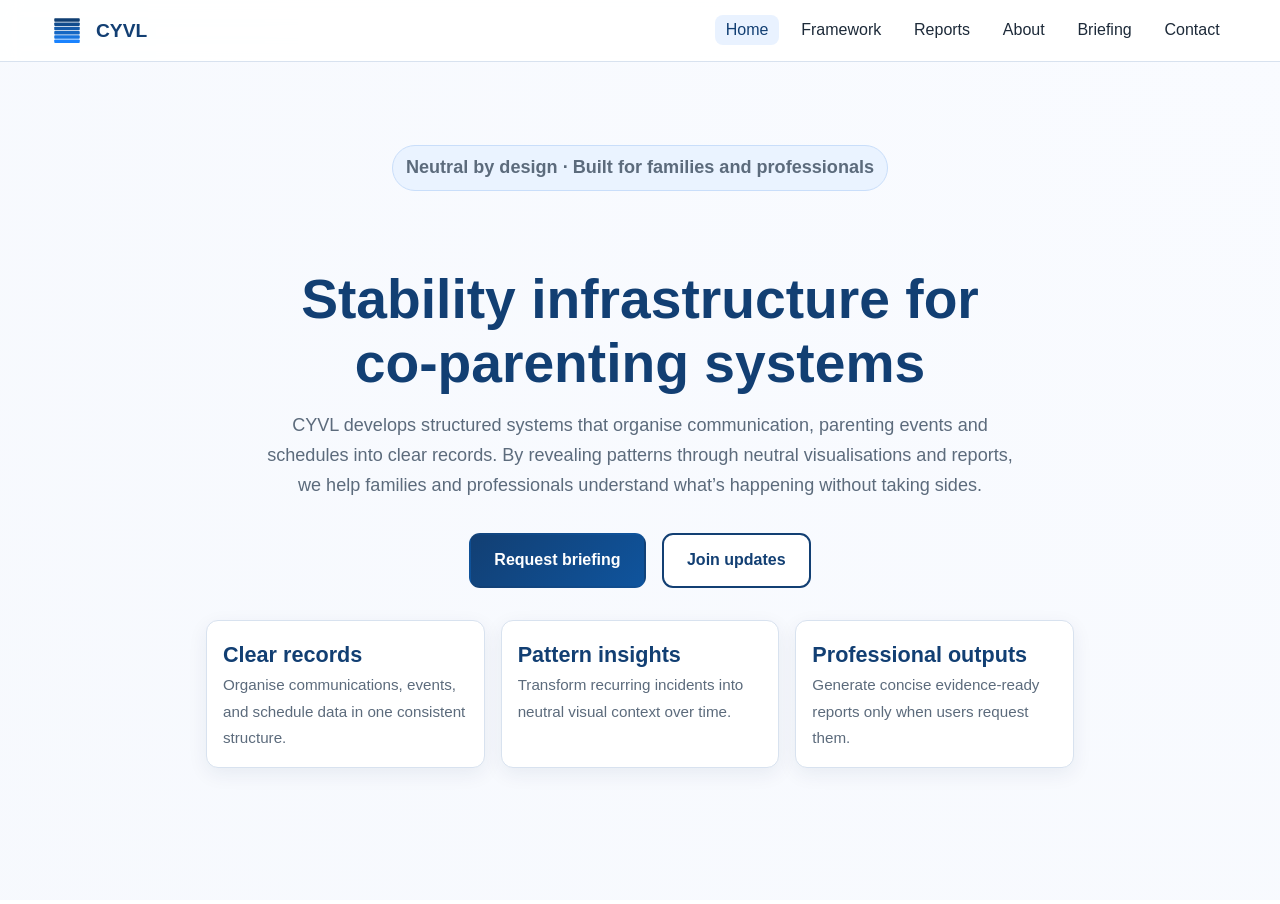
<file: index.html>
<!DOCTYPE html>
<html>
<head>
  <meta charset="utf-8">
  <title>CYVL</title>
  <style>
    html, body { height: 100%; margin: 0; }
    iframe { width: 100%; height: 100%; border: none; }
  </style>
</head>
<body>
  <iframe src="website/index.html"></iframe>
</body>
</html>
</file>
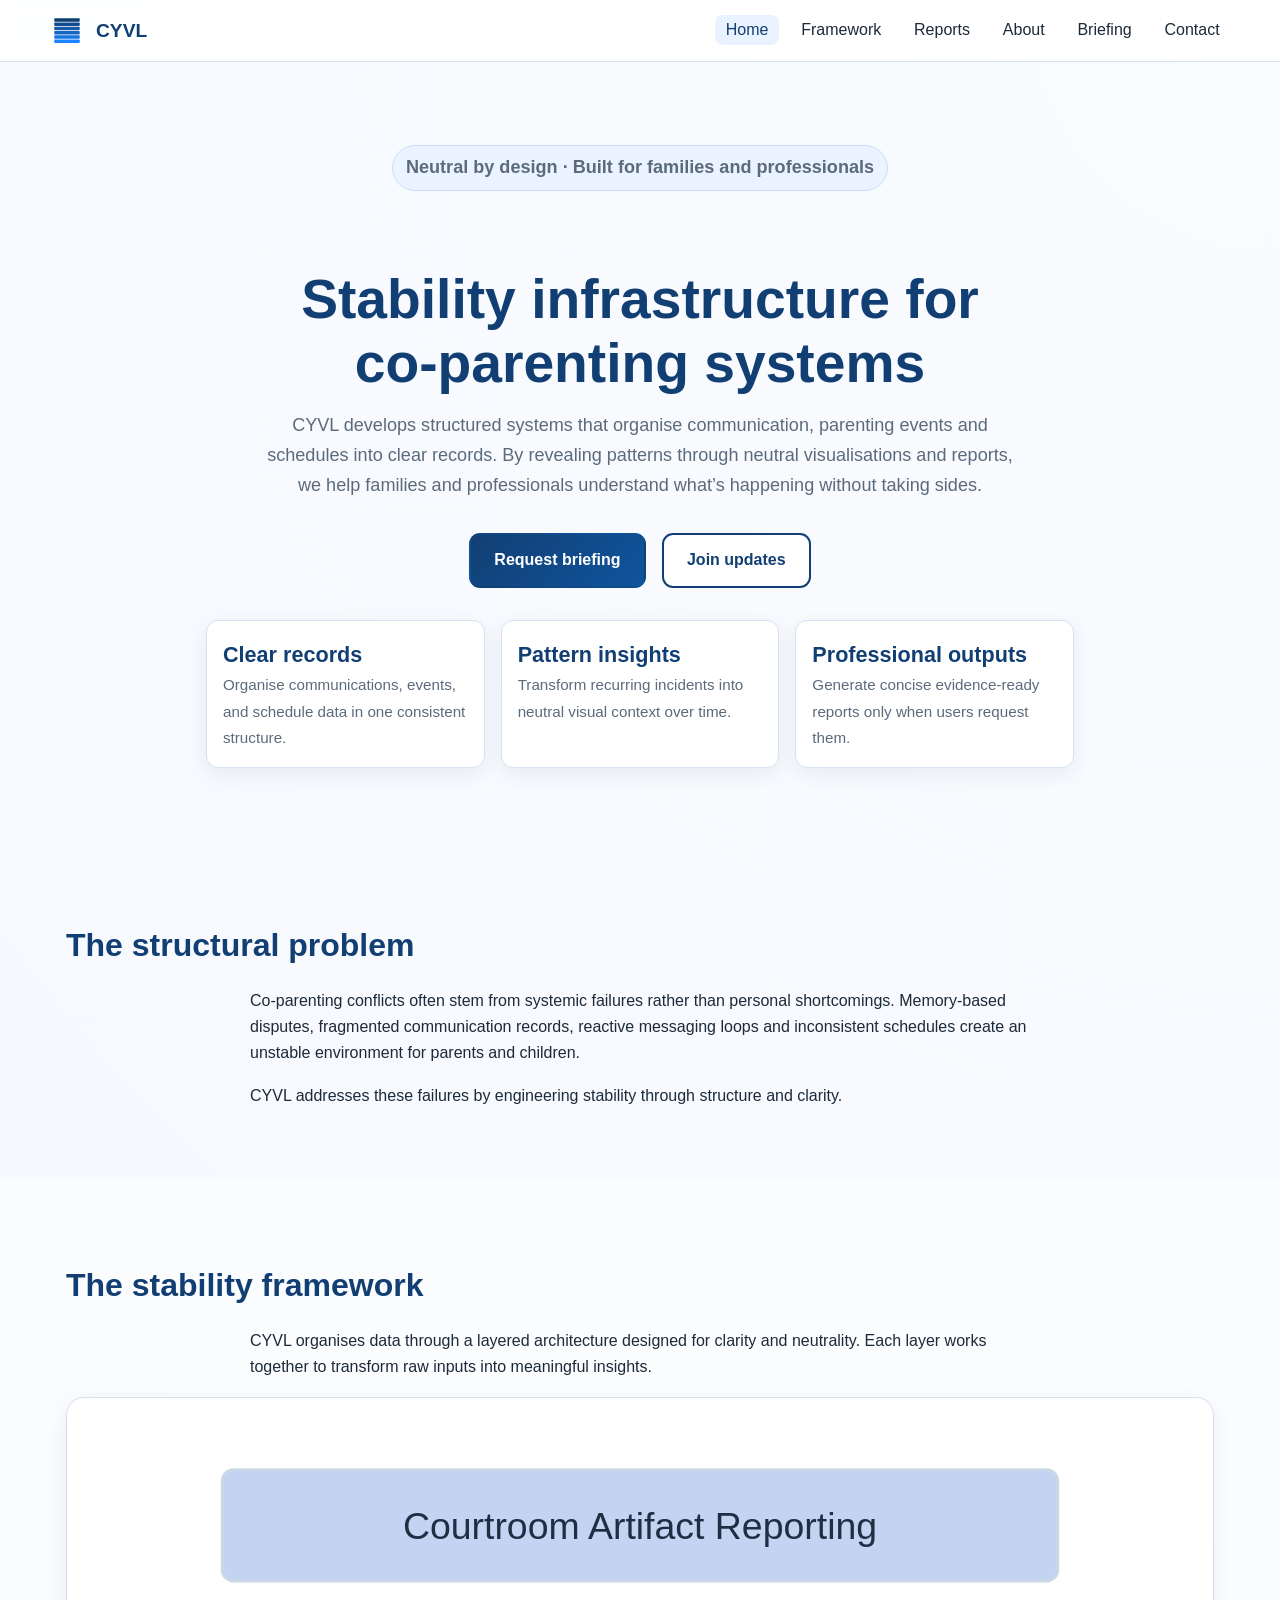
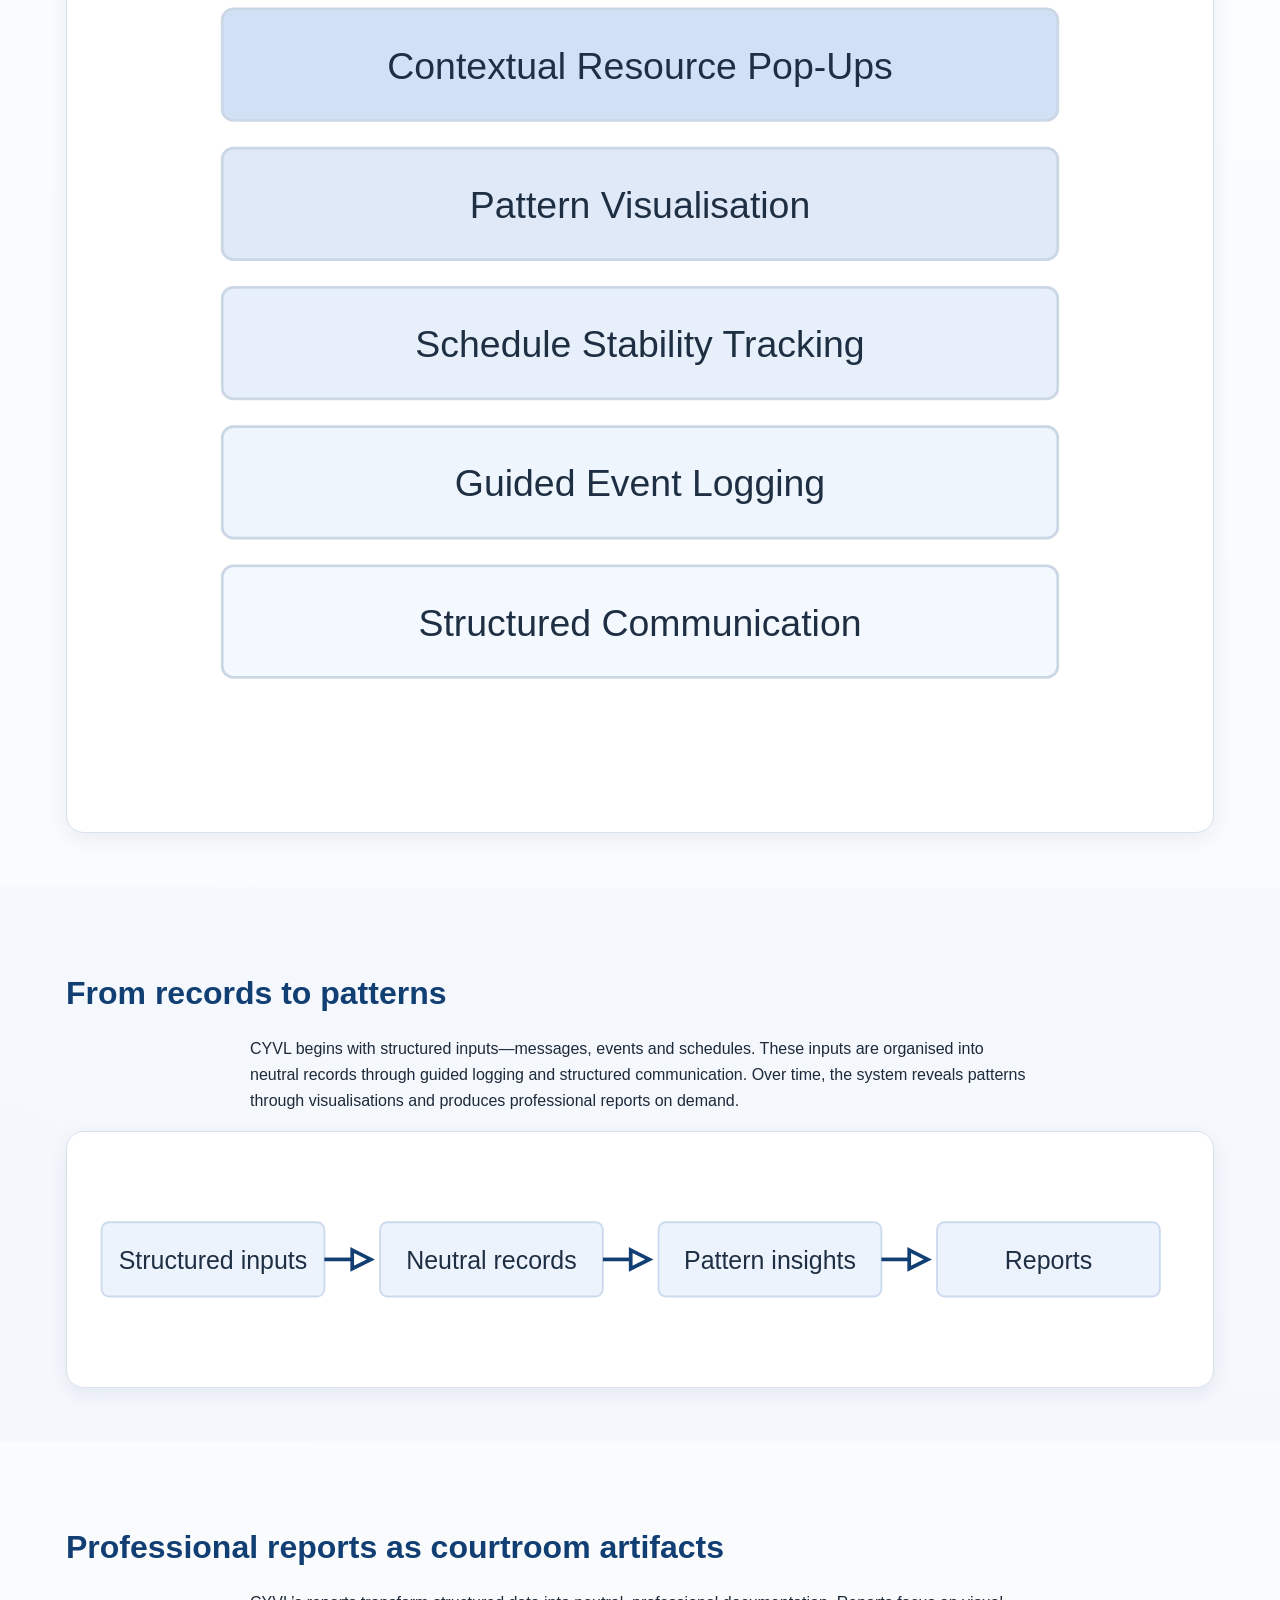
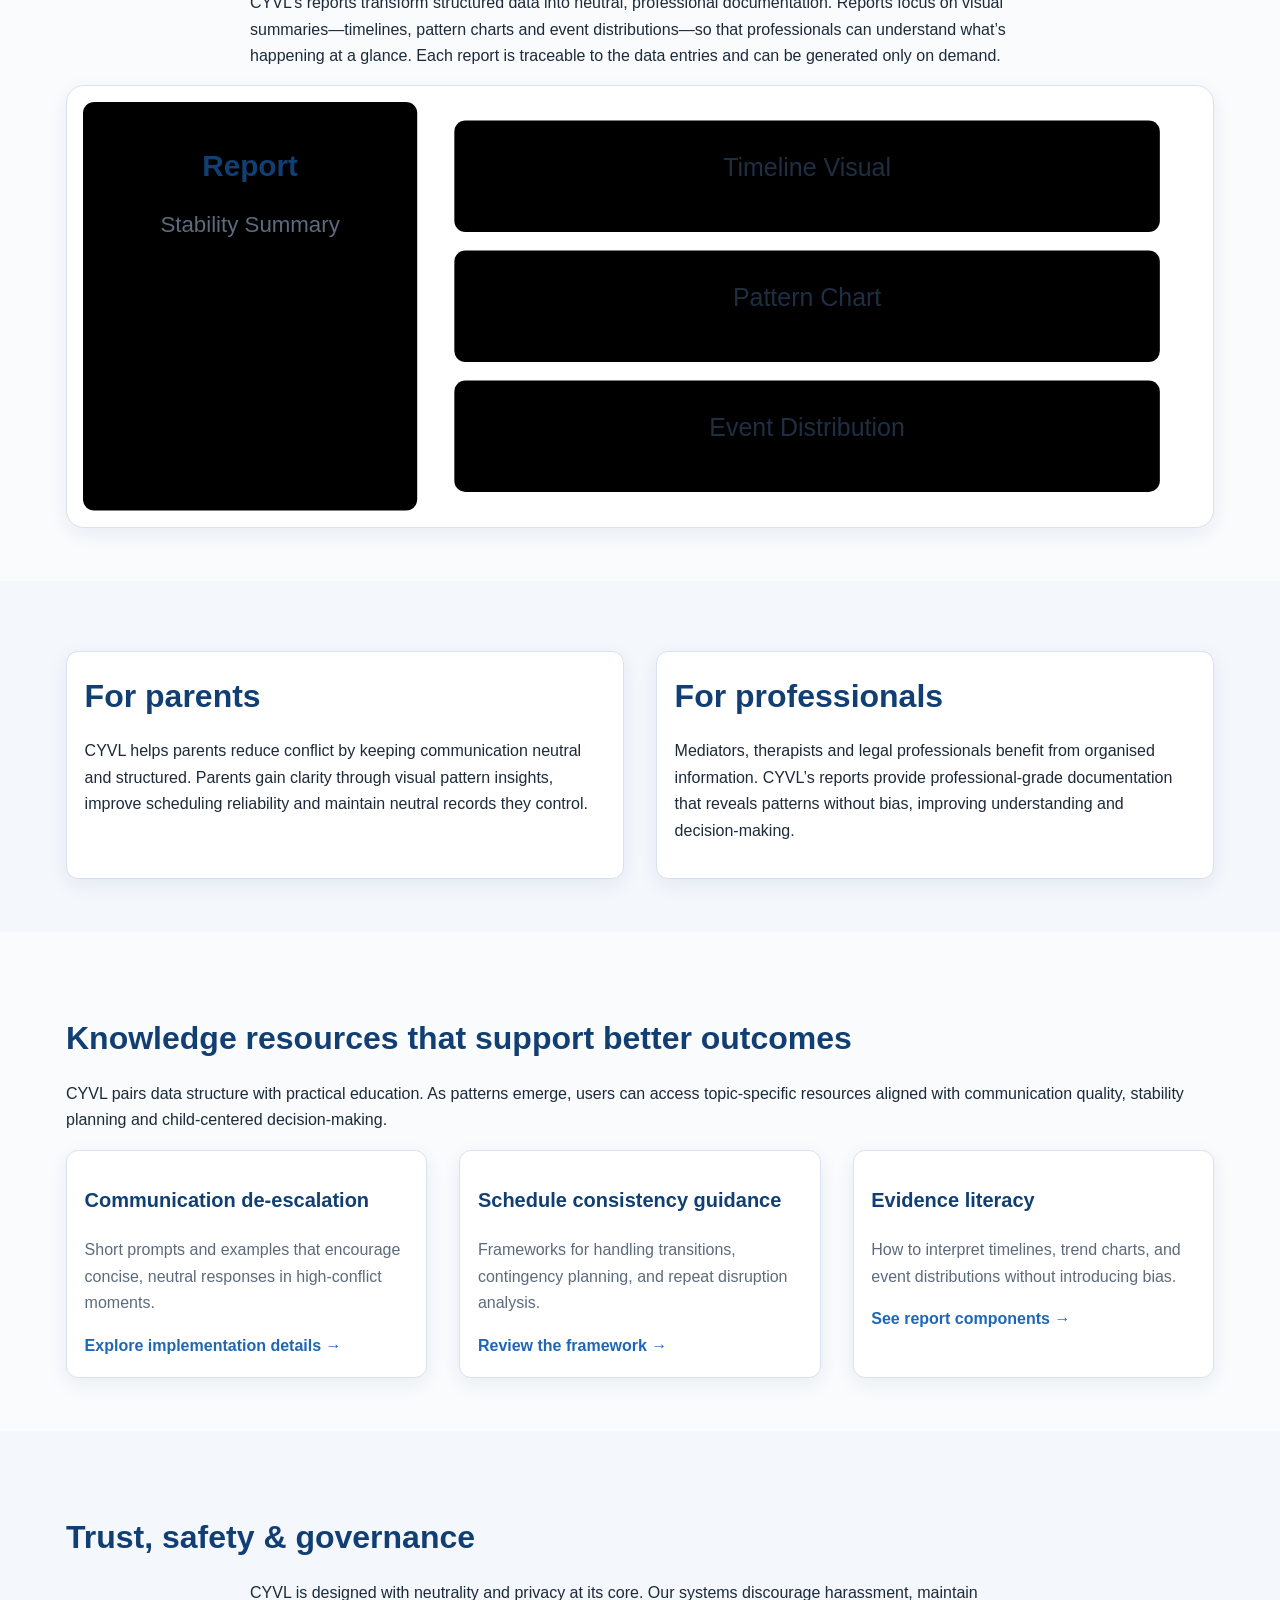
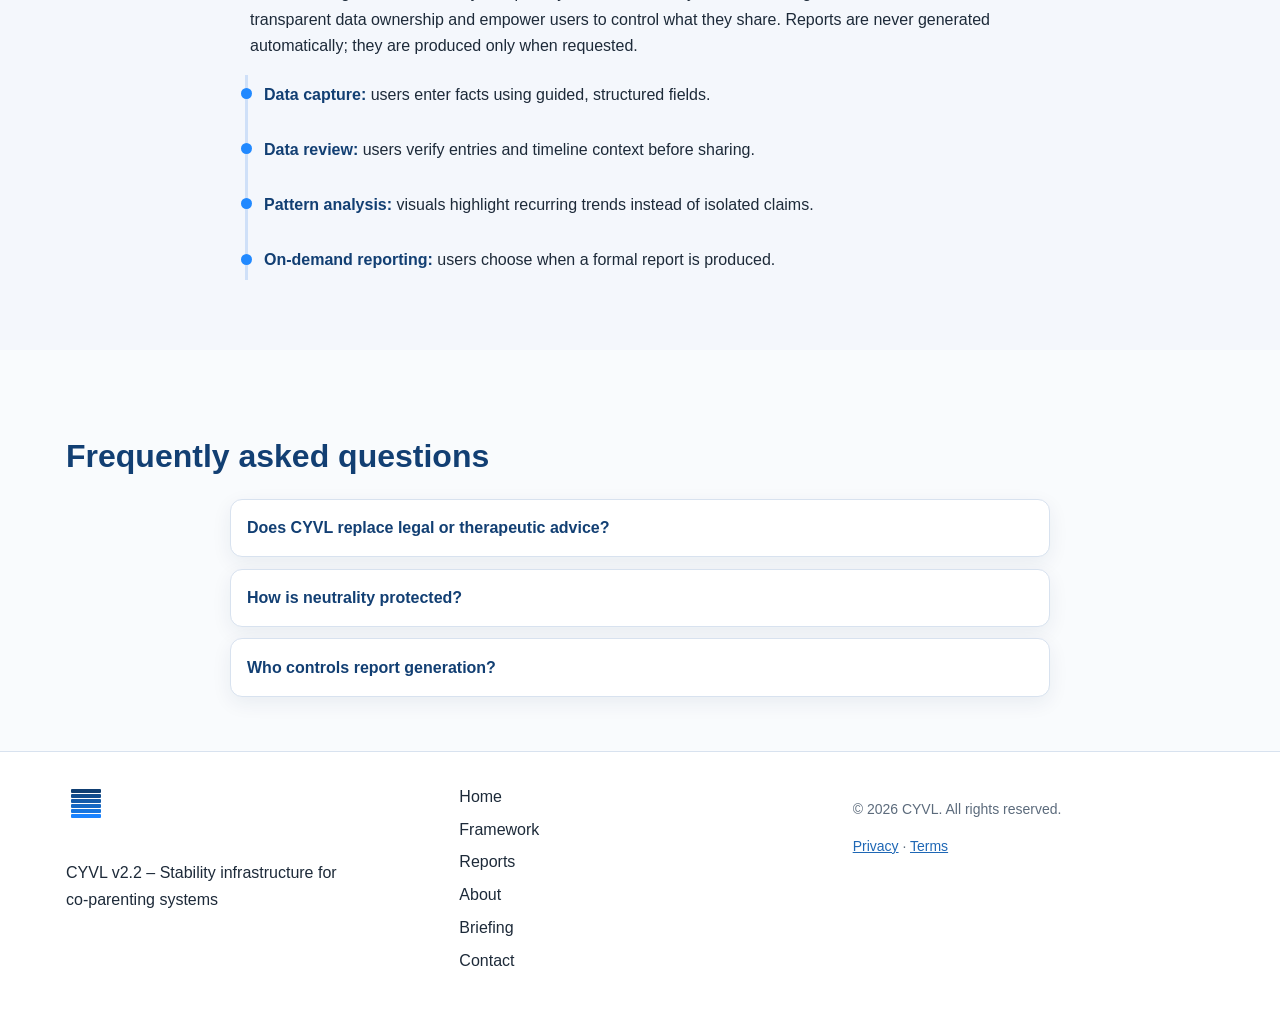
<file: website/index.html>
<!DOCTYPE html>
<html lang="en">
  <head>
    <meta charset="UTF-8">
    <meta http-equiv="X-UA-Compatible" content="IE=edge">
    <meta name="viewport" content="width=device-width, initial-scale=1.0">
    <title>CYVL – Stability Infrastructure for Co‑Parenting Systems</title>
    <meta name="description" content="Learn about CYVL’s structured approach to improving stability in co‑parenting systems through neutral communication, guided event logging, schedule tracking, pattern visualisation, contextual resources and professional reporting.">
    <meta property="og:title" content="CYVL – Stability Infrastructure for Co‑Parenting Systems">
    <meta property="og:description" content="CYVL organises communication, schedules and events into structured data to reveal patterns and produce neutral, professional reports.">
    <meta property="og:type" content="website">
    <meta property="og:url" content="https://cyvl.org/">
    <meta property="og:image" content="/assets/cyvl-og.png">
    <link rel="icon" type="image/svg+xml" href="assets/favicon.svg">
    <link rel="stylesheet" href="styles.css">
    <script type="application/ld+json">
    {
      "@context": "http://schema.org",
      "@type": "Organization",
      "name": "CYVL",
      "url": "https://cyvl.org/",
      "description": "CYVL develops structured systems that improve stability in co‑parenting by organising communication, schedules and events into neutral, pattern‑focused reports.",
      "sameAs": []
    }
    </script>
  </head>
  <body>
    <header class="site-header">
      <div class="container nav-container">
        <a href="index.html" class="brand">
          <img src="assets/logo.svg" alt="CYVL Logo" class="logo">
          <span class="brand-name">CYVL</span>
        </a>
        <button class="menu-toggle" type="button" aria-expanded="false" aria-controls="site-nav">Menu</button>
        <nav class="nav" id="site-nav">
          <ul>
            <li><a href="index.html" class="active">Home</a></li>
            <li><a href="framework.html">Framework</a></li>
            <li><a href="reports.html">Reports</a></li>
            <li><a href="about.html">About</a></li>
            <li><a href="briefing.html">Briefing</a></li>
            <li><a href="contact.html">Contact</a></li>
          </ul>
        </nav>
      </div>
    </header>

    <main>
      <section class="hero reveal">
        <div class="container hero-content">
          <p class="badge">Neutral by design · Built for families and professionals</p>
          <h1>Stability infrastructure for co‑parenting systems</h1>
          <p>CYVL develops structured systems that organise communication, parenting events and schedules into clear records. By revealing patterns through neutral visualisations and reports, we help families and professionals understand what’s happening without taking sides.</p>
          <div class="cta-wrapper">
            <a class="btn primary" href="briefing.html">Request briefing</a>
            <a class="btn secondary" href="contact.html#updates">Join updates</a>
          </div>
          <div class="metric-strip" aria-label="CYVL value highlights">
            <article class="metric">
              <strong>Clear records</strong>
              <span>Organise communications, events, and schedule data in one consistent structure.</span>
            </article>
            <article class="metric">
              <strong>Pattern insights</strong>
              <span>Transform recurring incidents into neutral visual context over time.</span>
            </article>
            <article class="metric">
              <strong>Professional outputs</strong>
              <span>Generate concise evidence-ready reports only when users request them.</span>
            </article>
          </div>
        </div>
      </section>

      <section class="problem reveal">
        <div class="container">
          <h2>The structural problem</h2>
          <p>Co‑parenting conflicts often stem from systemic failures rather than personal shortcomings. Memory‑based disputes, fragmented communication records, reactive messaging loops and inconsistent schedules create an unstable environment for parents and children.</p>
          <p>CYVL addresses these failures by engineering stability through structure and clarity.</p>
        </div>
      </section>

      <section class="framework-intro reveal">
        <div class="container">
          <h2>The stability framework</h2>
          <p>CYVL organises data through a layered architecture designed for clarity and neutrality. Each layer works together to transform raw inputs into meaningful insights.</p>
          <div class="diagram-container">
            <svg class="stack-diagram" viewBox="0 0 400 360" aria-labelledby="diagramTitle">
              <title id="diagramTitle">CYVL system layers</title>
              <rect x="50" y="20" width="300" height="40" rx="4" class="layer layer6"/>
              <rect x="50" y="70" width="300" height="40" rx="4" class="layer layer5"/>
              <rect x="50" y="120" width="300" height="40" rx="4" class="layer layer4"/>
              <rect x="50" y="170" width="300" height="40" rx="4" class="layer layer3"/>
              <rect x="50" y="220" width="300" height="40" rx="4" class="layer layer2"/>
              <rect x="50" y="270" width="300" height="40" rx="4" class="layer layer1"/>
              <text x="200" y="45" text-anchor="middle">Courtroom Artifact Reporting</text>
              <text x="200" y="95" text-anchor="middle">Contextual Resource Pop‑Ups</text>
              <text x="200" y="145" text-anchor="middle">Pattern Visualisation</text>
              <text x="200" y="195" text-anchor="middle">Schedule Stability Tracking</text>
              <text x="200" y="245" text-anchor="middle">Guided Event Logging</text>
              <text x="200" y="295" text-anchor="middle">Structured Communication</text>
            </svg>
          </div>
        </div>
      </section>

      <section class="how-it-works reveal">
        <div class="container">
          <h2>From records to patterns</h2>
          <p>CYVL begins with structured inputs—messages, events and schedules. These inputs are organised into neutral records through guided logging and structured communication. Over time, the system reveals patterns through visualisations and produces professional reports on demand.</p>
          <div class="pipeline-diagram">
            <svg viewBox="0 0 600 120" aria-labelledby="pipelineTitle" class="pipeline-svg">
              <title id="pipelineTitle">Data flow pipeline</title>
              <rect x="10" y="40" width="120" height="40" rx="4" class="pipeline-box"/>
              <rect x="160" y="40" width="120" height="40" rx="4" class="pipeline-box"/>
              <rect x="310" y="40" width="120" height="40" rx="4" class="pipeline-box"/>
              <rect x="460" y="40" width="120" height="40" rx="4" class="pipeline-box"/>
              <text x="70" y="65" text-anchor="middle">Structured inputs</text>
              <text x="220" y="65" text-anchor="middle">Neutral records</text>
              <text x="370" y="65" text-anchor="middle">Pattern insights</text>
              <text x="520" y="65" text-anchor="middle">Reports</text>
              <polyline points="130,60 145,60" class="arrow"/>
              <polyline points="280,60 295,60" class="arrow"/>
              <polyline points="430,60 445,60" class="arrow"/>
              <polygon points="145,55 155,60 145,65" class="arrow"/>
              <polygon points="295,55 305,60 295,65" class="arrow"/>
              <polygon points="445,55 455,60 445,65" class="arrow"/>
            </svg>
          </div>
        </div>
      </section>

      <section class="reports-moat reveal">
        <div class="container">
          <h2>Professional reports as courtroom artifacts</h2>
          <p>CYVL’s reports transform structured data into neutral, professional documentation. Reports focus on visual summaries—timelines, pattern charts and event distributions—so that professionals can understand what’s happening at a glance. Each report is traceable to the data entries and can be generated only on demand.</p>
          <div class="report-preview">
            <svg viewBox="0 0 600 220" class="report-svg" aria-labelledby="reportTitle">
              <title id="reportTitle">Report preview illustration</title>
              <rect x="0" y="0" width="180" height="220" rx="6" class="report-cover"/>
              <text x="90" y="40" text-anchor="middle" class="report-title">Report</text>
              <text x="90" y="70" text-anchor="middle" class="report-subtitle">Stability Summary</text>
              <rect x="200" y="10" width="380" height="60" rx="6" class="report-panel"/>
              <text x="390" y="40" text-anchor="middle">Timeline Visual</text>
              <rect x="200" y="80" width="380" height="60" rx="6" class="report-panel"/>
              <text x="390" y="110" text-anchor="middle">Pattern Chart</text>
              <rect x="200" y="150" width="380" height="60" rx="6" class="report-panel"/>
              <text x="390" y="180" text-anchor="middle">Event Distribution</text>
            </svg>
          </div>
        </div>
      </section>

      <section class="audience reveal">
        <div class="container audience-grid">
          <div class="audience-item">
            <h2>For parents</h2>
            <p>CYVL helps parents reduce conflict by keeping communication neutral and structured. Parents gain clarity through visual pattern insights, improve scheduling reliability and maintain neutral records they control.</p>
          </div>
          <div class="audience-item">
            <h2>For professionals</h2>
            <p>Mediators, therapists and legal professionals benefit from organised information. CYVL’s reports provide professional‑grade documentation that reveals patterns without bias, improving understanding and decision‑making.</p>
          </div>
        </div>
      </section>

      <section class="resources reveal">
        <div class="container">
          <h2>Knowledge resources that support better outcomes</h2>
          <p>CYVL pairs data structure with practical education. As patterns emerge, users can access topic-specific resources aligned with communication quality, stability planning and child-centered decision-making.</p>
          <div class="resource-grid">
            <article class="resource-card">
              <h3>Communication de-escalation</h3>
              <p>Short prompts and examples that encourage concise, neutral responses in high-conflict moments.</p>
              <a href="briefing.html">Explore implementation details →</a>
            </article>
            <article class="resource-card">
              <h3>Schedule consistency guidance</h3>
              <p>Frameworks for handling transitions, contingency planning, and repeat disruption analysis.</p>
              <a href="framework.html">Review the framework →</a>
            </article>
            <article class="resource-card">
              <h3>Evidence literacy</h3>
              <p>How to interpret timelines, trend charts, and event distributions without introducing bias.</p>
              <a href="reports.html">See report components →</a>
            </article>
          </div>
        </div>
      </section>

      <section class="trust reveal">
        <div class="container">
          <h2>Trust, safety &amp; governance</h2>
          <p>CYVL is designed with neutrality and privacy at its core. Our systems discourage harassment, maintain transparent data ownership and empower users to control what they share. Reports are never generated automatically; they are produced only when requested.</p>
          <ul class="timeline" aria-label="CYVL governance timeline">
            <li><strong>Data capture:</strong> users enter facts using guided, structured fields.</li>
            <li><strong>Data review:</strong> users verify entries and timeline context before sharing.</li>
            <li><strong>Pattern analysis:</strong> visuals highlight recurring trends instead of isolated claims.</li>
            <li><strong>On-demand reporting:</strong> users choose when a formal report is produced.</li>
          </ul>
        </div>
      </section>

      <section class="faq reveal">
        <div class="container">
          <h2>Frequently asked questions</h2>
          <div class="faq-list">
            <details class="faq-item">
              <summary>Does CYVL replace legal or therapeutic advice?</summary>
              <p>No. CYVL provides structured records and neutral pattern visibility that can support decision-making. It does not replace legal, clinical, or mediation professionals.</p>
            </details>
            <details class="faq-item">
              <summary>How is neutrality protected?</summary>
              <p>CYVL is designed around structured fields, consistent categories, and visual pattern analysis to reduce subjective storytelling and one-sided interpretation.</p>
            </details>
            <details class="faq-item">
              <summary>Who controls report generation?</summary>
              <p>Users control report creation. Reports are generated only on request and remain traceable to underlying records.</p>
            </details>
          </div>
        </div>
      </section>
    </main>

    <footer class="site-footer">
      <div class="container footer-content">
        <div class="footer-brand">
          <img src="assets/logo.svg" alt="CYVL logo" class="footer-logo">
          <p>CYVL v2.2 – Stability infrastructure for co‑parenting systems</p>
        </div>
        <nav class="footer-nav">
          <ul>
            <li><a href="index.html">Home</a></li>
            <li><a href="framework.html">Framework</a></li>
            <li><a href="reports.html">Reports</a></li>
            <li><a href="about.html">About</a></li>
            <li><a href="briefing.html">Briefing</a></li>
            <li><a href="contact.html">Contact</a></li>
          </ul>
        </nav>
        <div class="footer-info">
          <p>© <span id="year">2026</span> CYVL. All rights reserved.</p>
          <p><a href="legal/privacy.html">Privacy</a> · <a href="legal/terms.html">Terms</a></p>
        </div>
      </div>
    </footer>
    <script src="script.js"></script>
  </body>
</html>
</file>
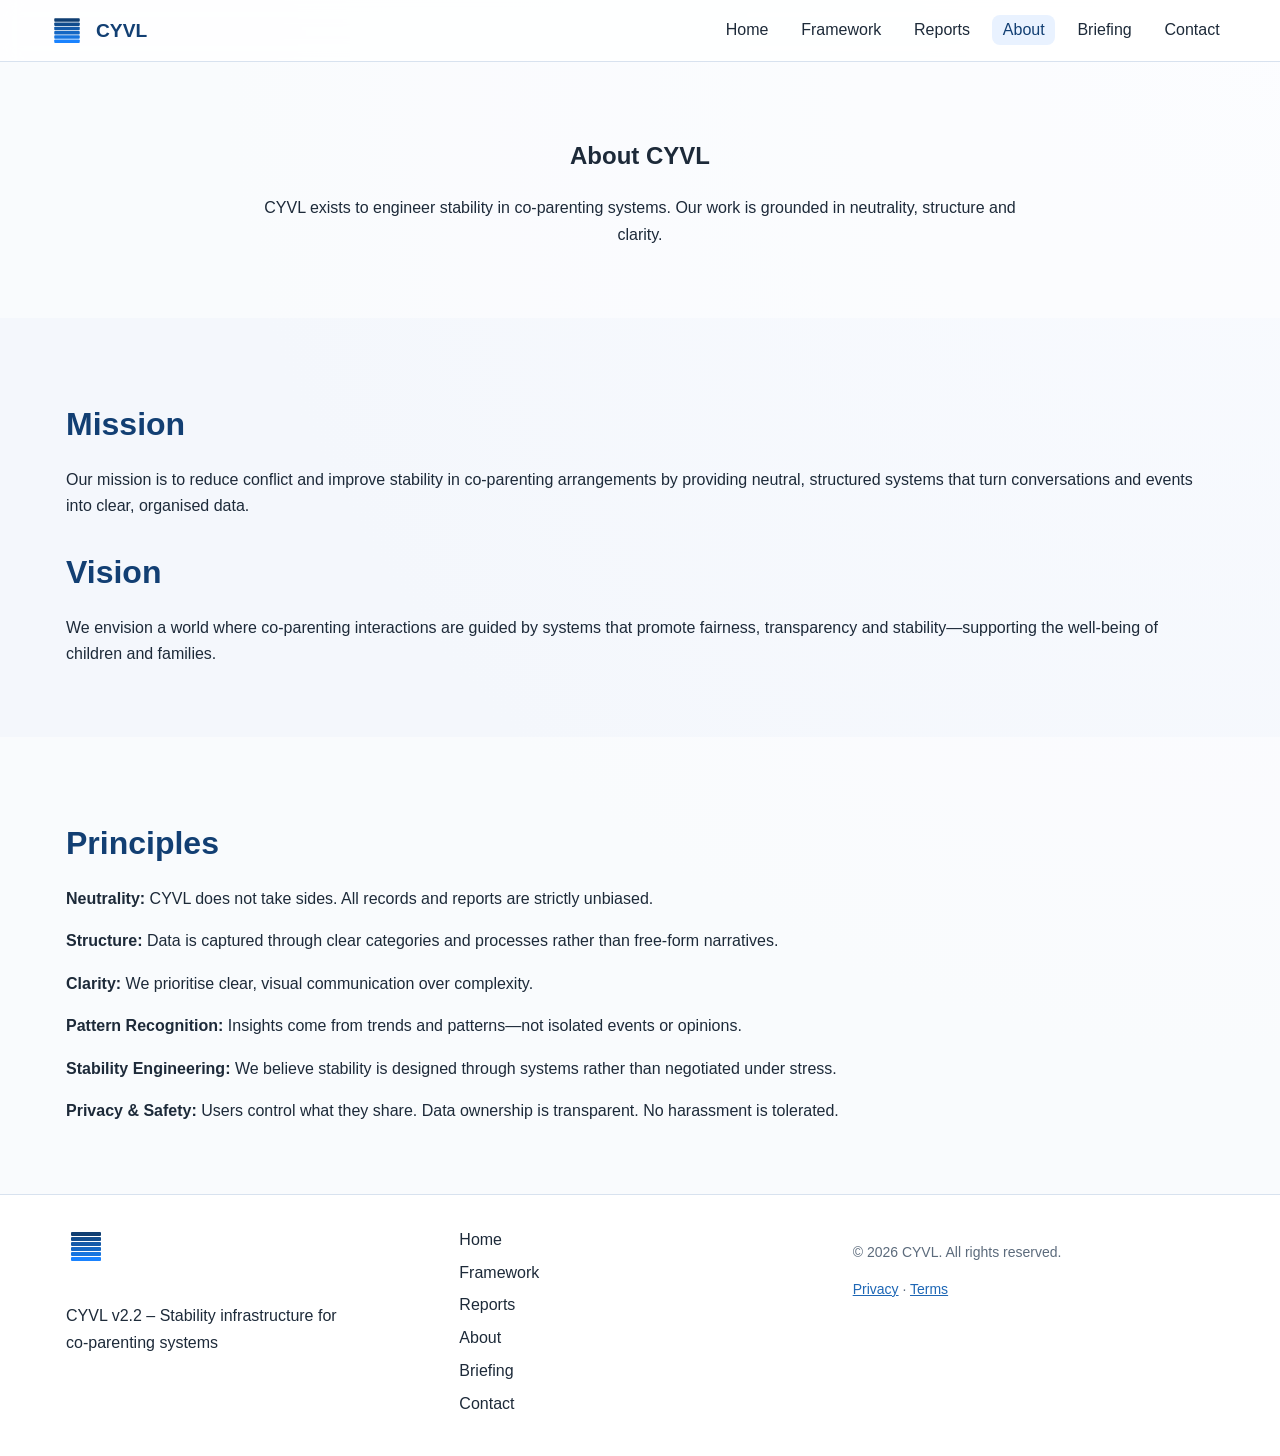
<file: website/about.html>
<!DOCTYPE html>
<html lang="en">
  <head>
    <meta charset="UTF-8">
    <meta name="viewport" content="width=device-width, initial-scale=1.0">
    <title>About CYVL – Mission, Vision &amp; Principles</title>
    <meta name="description" content="Understand CYVL’s mission, vision and principles. Discover how neutrality, structure and clarity shape our approach to improving stability in co‑parenting systems.">
    <link rel="icon" type="image/svg+xml" href="assets/favicon.svg">
    <link rel="stylesheet" href="styles.css">
  </head>
  <body>
    <header class="site-header">
      <div class="container nav-container">
        <a href="index.html" class="brand">
          <img src="assets/logo.svg" alt="CYVL Logo" class="logo"/>
          <span class="brand-name">CYVL</span>
        </a>
        <nav class="nav">
          <ul>
            <li><a href="index.html">Home</a></li>
            <li><a href="framework.html">Framework</a></li>
            <li><a href="reports.html">Reports</a></li>
            <li><a href="about.html" class="active">About</a></li>
            <li><a href="briefing.html">Briefing</a></li>
            <li><a href="contact.html">Contact</a></li>
          </ul>
        </nav>
      </div>
    </header>
    <main>
      <section class="page-hero">
        <div class="container">
          <h1>About CYVL</h1>
          <p>CYVL exists to engineer stability in co‑parenting systems. Our work is grounded in neutrality, structure and clarity.</p>
        </div>
      </section>
      <!-- Mission & Vision -->
      <section class="mission-vision">
        <div class="container">
          <h2>Mission</h2>
          <p>Our mission is to reduce conflict and improve stability in co‑parenting arrangements by providing neutral, structured systems that turn conversations and events into clear, organised data.</p>
          <h2>Vision</h2>
          <p>We envision a world where co‑parenting interactions are guided by systems that promote fairness, transparency and stability—supporting the well‑being of children and families.</p>
        </div>
      </section>
      <!-- Principles -->
      <section class="principles">
        <div class="container">
          <h2>Principles</h2>
          <ul class="principle-list">
            <li><strong>Neutrality:</strong> CYVL does not take sides. All records and reports are strictly unbiased.</li>
            <li><strong>Structure:</strong> Data is captured through clear categories and processes rather than free-form narratives.</li>
            <li><strong>Clarity:</strong> We prioritise clear, visual communication over complexity.</li>
            <li><strong>Pattern Recognition:</strong> Insights come from trends and patterns—not isolated events or opinions.</li>
            <li><strong>Stability Engineering:</strong> We believe stability is designed through systems rather than negotiated under stress.</li>
            <li><strong>Privacy &amp; Safety:</strong> Users control what they share. Data ownership is transparent. No harassment is tolerated.</li>
          </ul>
        </div>
      </section>
    </main>
    <footer class="site-footer">
      <div class="container footer-content">
        <div class="footer-brand">
          <img src="assets/logo.svg" alt="CYVL logo" class="footer-logo"/>
          <p>CYVL v2.2 – Stability infrastructure for co‑parenting systems</p>
        </div>
        <nav class="footer-nav">
          <ul>
            <li><a href="index.html">Home</a></li>
            <li><a href="framework.html">Framework</a></li>
            <li><a href="reports.html">Reports</a></li>
            <li><a href="about.html" class="active">About</a></li>
            <li><a href="briefing.html">Briefing</a></li>
            <li><a href="contact.html">Contact</a></li>
          </ul>
        </nav>
        <div class="footer-info">
          <p>© <span id="year">2026</span> CYVL. All rights reserved.</p>
          <p><a href="legal/privacy.html">Privacy</a> · <a href="legal/terms.html">Terms</a></p>
        </div>
      </div>
    </footer>
    <script src="script.js"></script>
  </body>
</html>
</file>
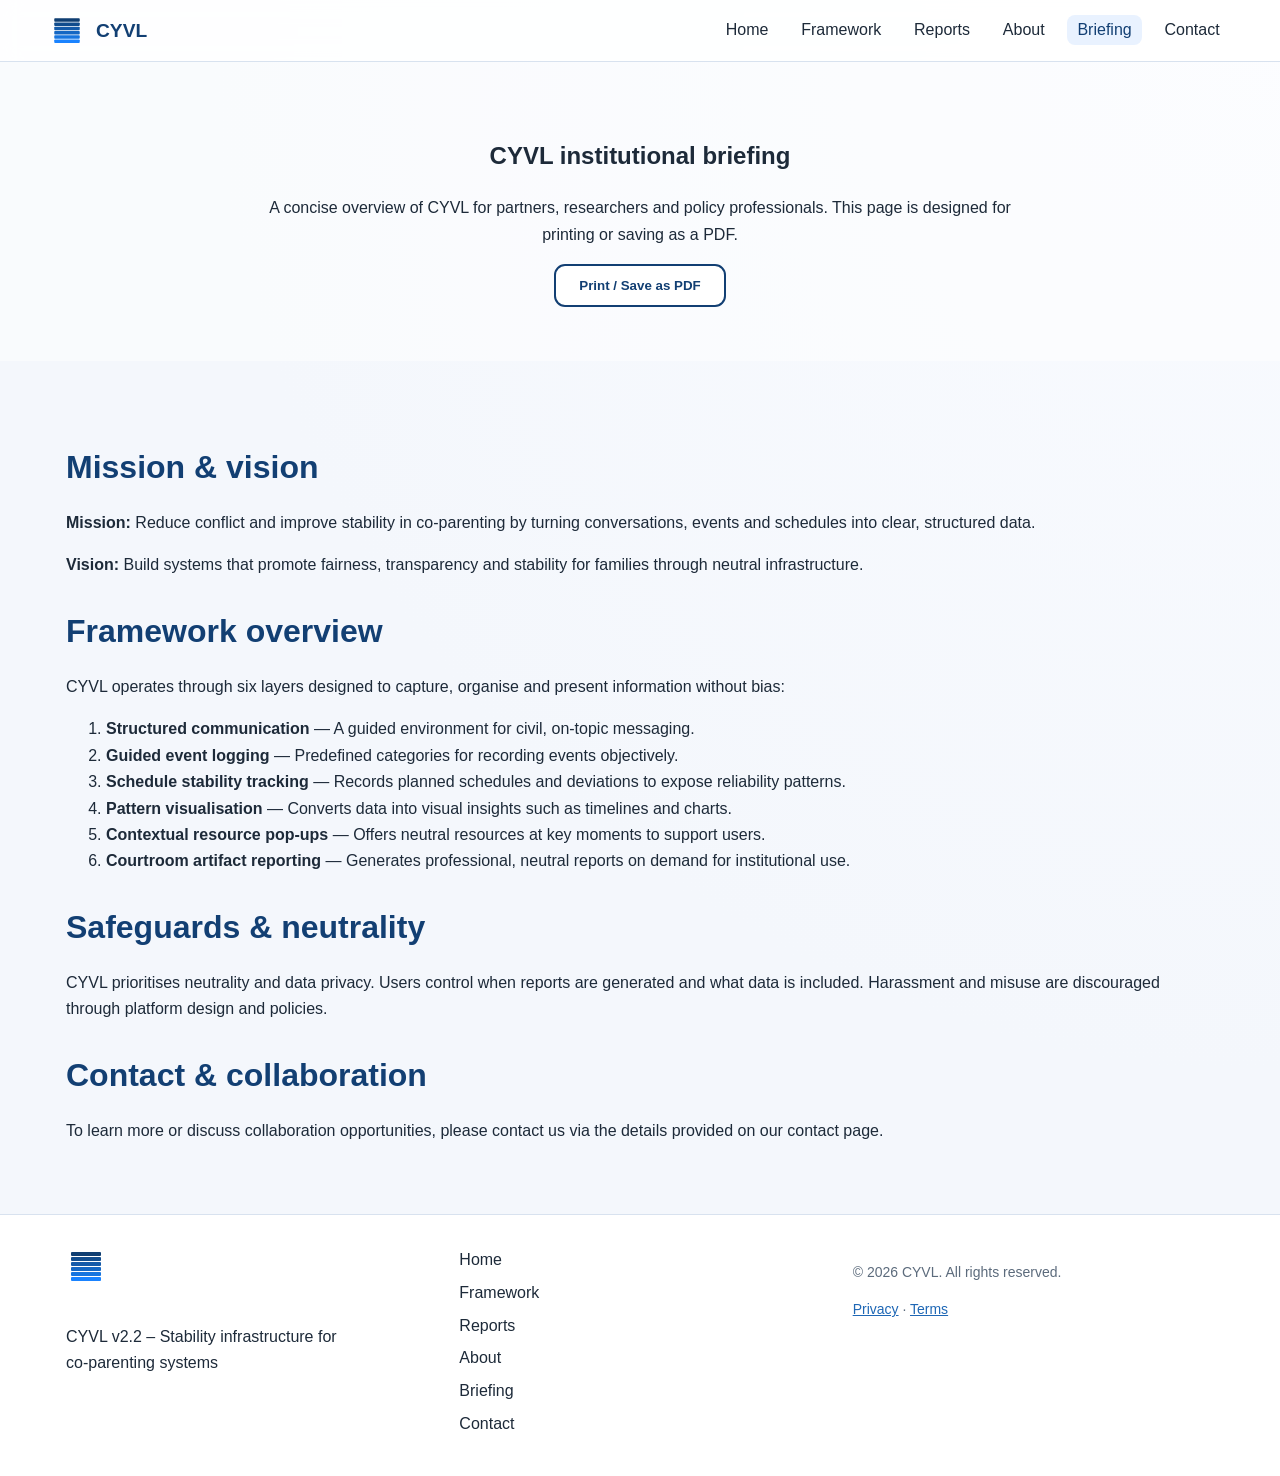
<file: website/briefing.html>
<!DOCTYPE html>
<html lang="en">
  <head>
    <meta charset="UTF-8">
    <meta name="viewport" content="width=device-width, initial-scale=1.0">
    <title>CYVL Briefing – Institutional Overview</title>
    <meta name="description" content="Download or print CYVL’s institutional briefing. This concise document summarises our mission, framework and safeguards for partners, researchers and policy professionals.">
    <link rel="icon" type="image/svg+xml" href="assets/favicon.svg">
    <link rel="stylesheet" href="styles.css">
  </head>
  <body>
    <header class="site-header">
      <div class="container nav-container">
        <a href="index.html" class="brand">
          <img src="assets/logo.svg" alt="CYVL Logo" class="logo"/>
          <span class="brand-name">CYVL</span>
        </a>
        <nav class="nav">
          <ul>
            <li><a href="index.html">Home</a></li>
            <li><a href="framework.html">Framework</a></li>
            <li><a href="reports.html">Reports</a></li>
            <li><a href="about.html">About</a></li>
            <li><a href="briefing.html" class="active">Briefing</a></li>
            <li><a href="contact.html">Contact</a></li>
          </ul>
        </nav>
      </div>
    </header>
    <main>
      <section class="page-hero">
        <div class="container">
          <h1>CYVL institutional briefing</h1>
          <p>A concise overview of CYVL for partners, researchers and policy professionals. This page is designed for printing or saving as a PDF.</p>
          <button class="btn secondary" onclick="window.print()">Print / Save as PDF</button>
        </div>
      </section>
      <section class="briefing-content">
        <div class="container">
          <h2>Mission &amp; vision</h2>
          <p><strong>Mission:</strong> Reduce conflict and improve stability in co‑parenting by turning conversations, events and schedules into clear, structured data.</p>
          <p><strong>Vision:</strong> Build systems that promote fairness, transparency and stability for families through neutral infrastructure.</p>
          <h2>Framework overview</h2>
          <p>CYVL operates through six layers designed to capture, organise and present information without bias:</p>
          <ol>
            <li><strong>Structured communication</strong> — A guided environment for civil, on‑topic messaging.</li>
            <li><strong>Guided event logging</strong> — Predefined categories for recording events objectively.</li>
            <li><strong>Schedule stability tracking</strong> — Records planned schedules and deviations to expose reliability patterns.</li>
            <li><strong>Pattern visualisation</strong> — Converts data into visual insights such as timelines and charts.</li>
            <li><strong>Contextual resource pop‑ups</strong> — Offers neutral resources at key moments to support users.</li>
            <li><strong>Courtroom artifact reporting</strong> — Generates professional, neutral reports on demand for institutional use.</li>
          </ol>
          <h2>Safeguards &amp; neutrality</h2>
          <p>CYVL prioritises neutrality and data privacy. Users control when reports are generated and what data is included. Harassment and misuse are discouraged through platform design and policies.</p>
          <h2>Contact &amp; collaboration</h2>
          <p>To learn more or discuss collaboration opportunities, please contact us via the details provided on our contact page.</p>
        </div>
      </section>
    </main>
    <footer class="site-footer">
      <div class="container footer-content">
        <div class="footer-brand">
          <img src="assets/logo.svg" alt="CYVL logo" class="footer-logo"/>
          <p>CYVL v2.2 – Stability infrastructure for co‑parenting systems</p>
        </div>
        <nav class="footer-nav">
          <ul>
            <li><a href="index.html">Home</a></li>
            <li><a href="framework.html">Framework</a></li>
            <li><a href="reports.html">Reports</a></li>
            <li><a href="about.html">About</a></li>
            <li><a href="briefing.html" class="active">Briefing</a></li>
            <li><a href="contact.html">Contact</a></li>
          </ul>
        </nav>
        <div class="footer-info">
          <p>© <span id="year">2026</span> CYVL. All rights reserved.</p>
          <p><a href="legal/privacy.html">Privacy</a> · <a href="legal/terms.html">Terms</a></p>
        </div>
      </div>
    </footer>
    <script src="script.js"></script>
  </body>
</html>
</file>
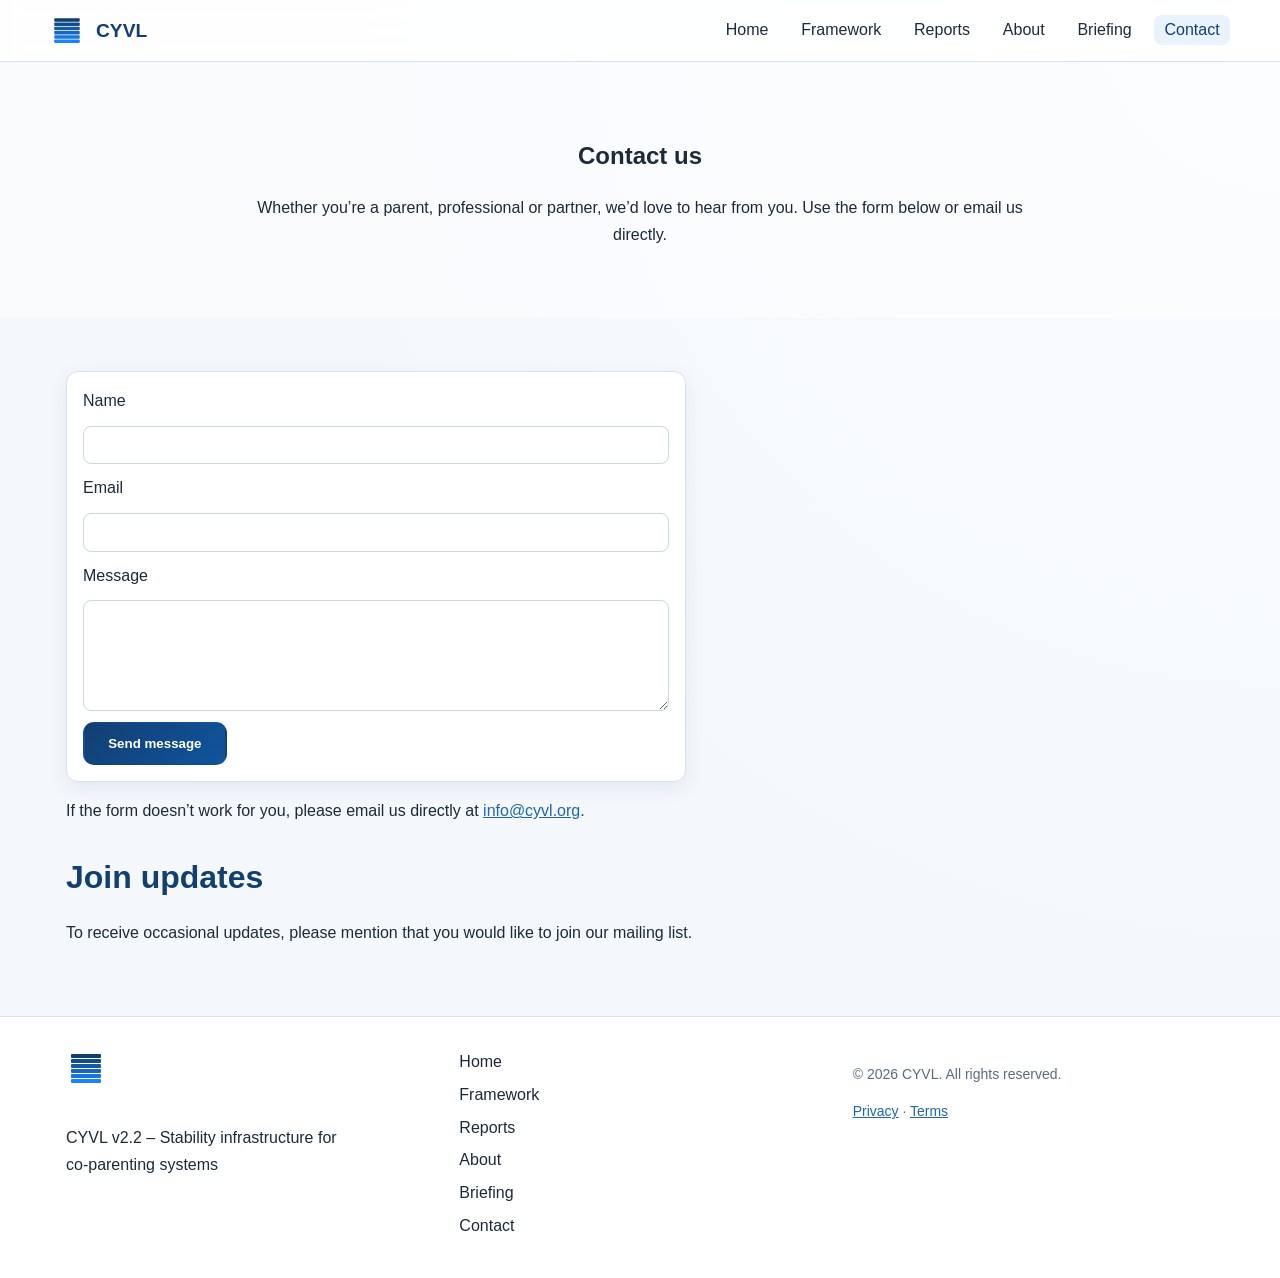
<file: website/contact.html>
<!DOCTYPE html>
<html lang="en">
  <head>
    <meta charset="UTF-8">
    <meta name="viewport" content="width=device-width, initial-scale=1.0">
    <title>Contact CYVL</title>
    <meta name="description" content="Get in touch with CYVL to request information, discuss collaboration or join our updates. Use the form or email us directly.">
    <link rel="icon" type="image/svg+xml" href="assets/favicon.svg">
    <link rel="stylesheet" href="styles.css">
  </head>
  <body>
    <header class="site-header">
      <div class="container nav-container">
        <a href="index.html" class="brand">
          <img src="assets/logo.svg" alt="CYVL Logo" class="logo"/>
          <span class="brand-name">CYVL</span>
        </a>
        <nav class="nav">
          <ul>
            <li><a href="index.html">Home</a></li>
            <li><a href="framework.html">Framework</a></li>
            <li><a href="reports.html">Reports</a></li>
            <li><a href="about.html">About</a></li>
            <li><a href="briefing.html">Briefing</a></li>
            <li><a href="contact.html" class="active">Contact</a></li>
          </ul>
        </nav>
      </div>
    </header>
    <main>
      <section class="page-hero">
        <div class="container">
          <h1>Contact us</h1>
          <p>Whether you’re a parent, professional or partner, we’d love to hear from you. Use the form below or email us directly.</p>
        </div>
      </section>
      <!-- Contact form -->
      <section class="contact-form-section">
        <div class="container">
          <form name="contact" method="POST" data-netlify="true" action="/thank-you.html" class="contact-form">
            <input type="hidden" name="form-name" value="contact"/>
            <label for="name">Name</label>
            <input type="text" id="name" name="name" required>
            <label for="email">Email</label>
            <input type="email" id="email" name="email" required>
            <label for="message">Message</label>
            <textarea id="message" name="message" rows="5" required></textarea>
            <button type="submit" class="btn primary">Send message</button>
          </form>
          <p>If the form doesn’t work for you, please email us directly at <a href="mailto:info@cyvl.org">info@cyvl.org</a>.</p>
          <h2 id="updates">Join updates</h2>
          <p>To receive occasional updates, please mention that you would like to join our mailing list.</p>
        </div>
      </section>
    </main>
    <footer class="site-footer">
      <div class="container footer-content">
        <div class="footer-brand">
          <img src="assets/logo.svg" alt="CYVL logo" class="footer-logo"/>
          <p>CYVL v2.2 – Stability infrastructure for co‑parenting systems</p>
        </div>
        <nav class="footer-nav">
          <ul>
            <li><a href="index.html">Home</a></li>
            <li><a href="framework.html">Framework</a></li>
            <li><a href="reports.html">Reports</a></li>
            <li><a href="about.html">About</a></li>
            <li><a href="briefing.html">Briefing</a></li>
            <li><a href="contact.html" class="active">Contact</a></li>
          </ul>
        </nav>
        <div class="footer-info">
          <p>© <span id="year">2026</span> CYVL. All rights reserved.</p>
          <p><a href="legal/privacy.html">Privacy</a> · <a href="legal/terms.html">Terms</a></p>
        </div>
      </div>
    </footer>
    <script src="script.js"></script>
  </body>
</html>
</file>
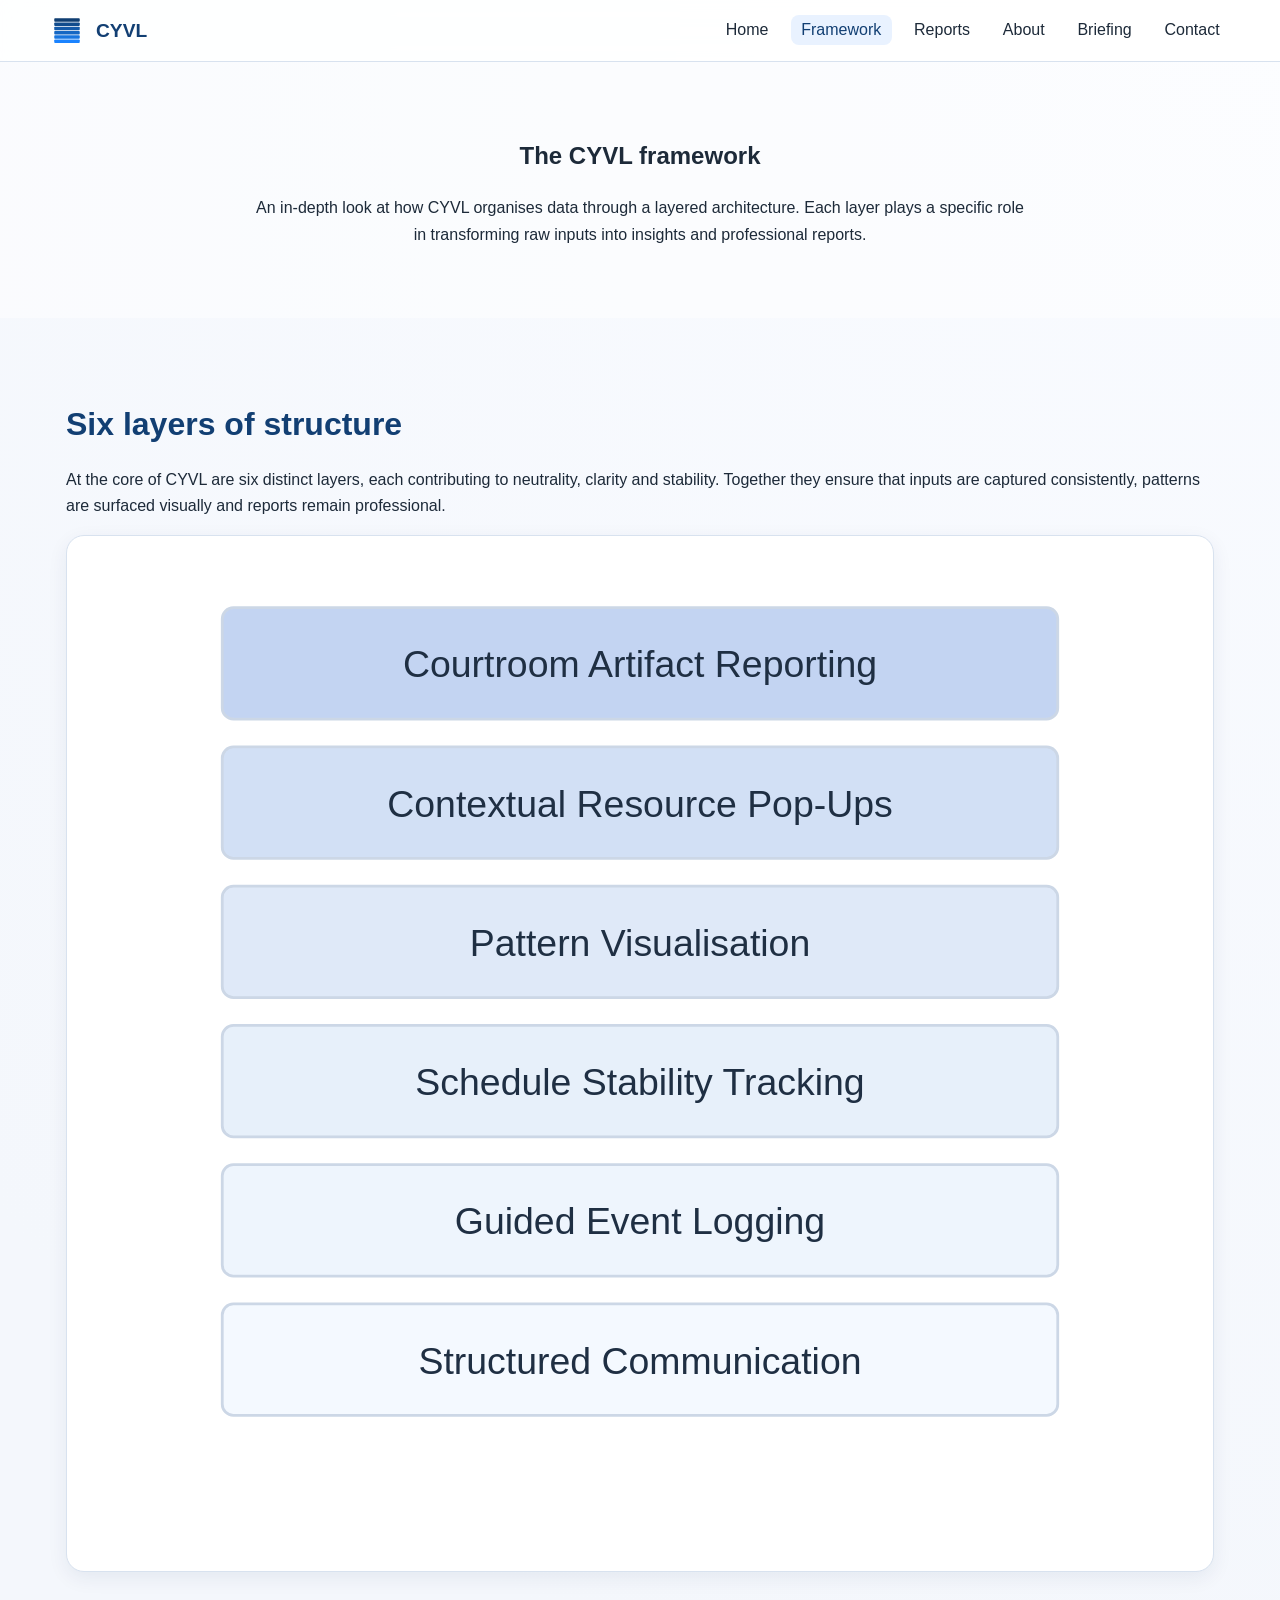
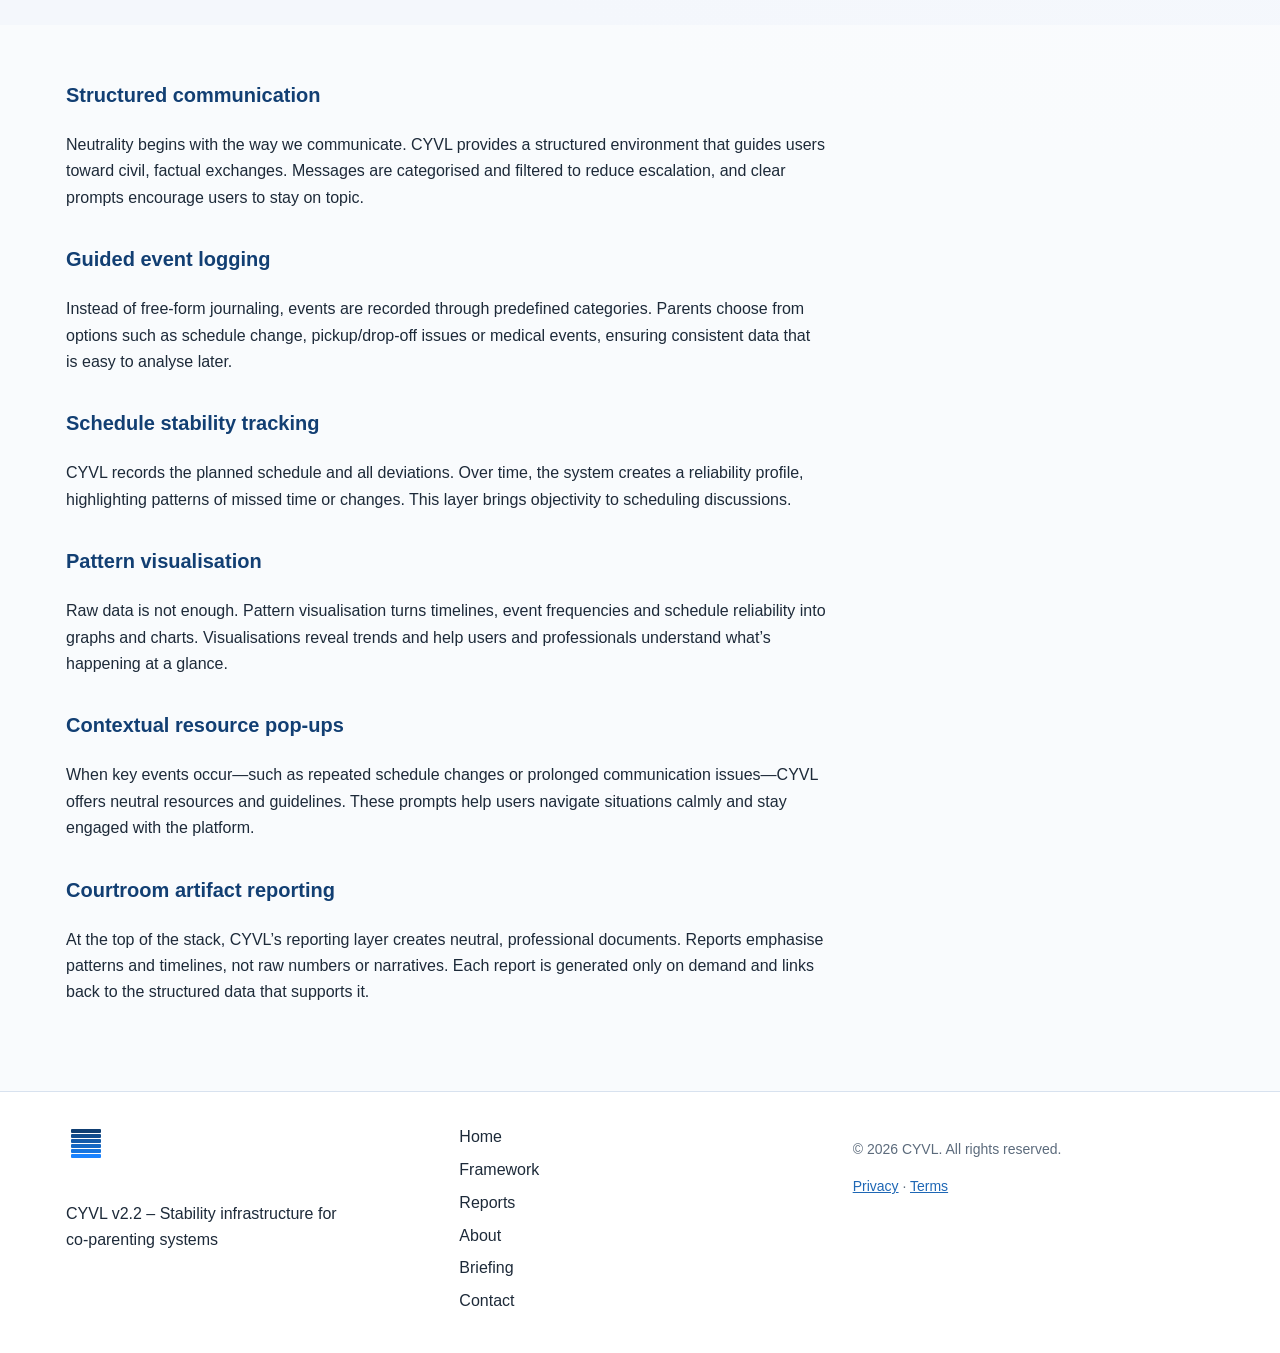
<file: website/framework.html>
<!DOCTYPE html>
<html lang="en">
  <head>
    <meta charset="UTF-8">
    <meta name="viewport" content="width=device-width, initial-scale=1.0">
    <title>CYVL Framework – System Layers Explained</title>
    <meta name="description" content="Explore CYVL’s six‑layer architecture, from structured communication to courtroom artifact reporting. Learn how each layer contributes to creating clarity and stability in co‑parenting systems.">
    <link rel="icon" type="image/svg+xml" href="assets/favicon.svg">
    <link rel="stylesheet" href="styles.css">
  </head>
  <body>
    <header class="site-header">
      <div class="container nav-container">
        <a href="index.html" class="brand">
          <img src="assets/logo.svg" alt="CYVL Logo" class="logo"/>
          <span class="brand-name">CYVL</span>
        </a>
        <nav class="nav">
          <ul>
            <li><a href="index.html">Home</a></li>
            <li><a href="framework.html" class="active">Framework</a></li>
            <li><a href="reports.html">Reports</a></li>
            <li><a href="about.html">About</a></li>
            <li><a href="briefing.html">Briefing</a></li>
            <li><a href="contact.html">Contact</a></li>
          </ul>
        </nav>
      </div>
    </header>
    <main>
      <section class="page-hero">
        <div class="container">
          <h1>The CYVL framework</h1>
          <p>An in‑depth look at how CYVL organises data through a layered architecture. Each layer plays a specific role in transforming raw inputs into insights and professional reports.</p>
        </div>
      </section>
      <!-- Section: Layers overview -->
      <section class="layers-overview">
        <div class="container">
          <h2>Six layers of structure</h2>
          <p>At the core of CYVL are six distinct layers, each contributing to neutrality, clarity and stability. Together they ensure that inputs are captured consistently, patterns are surfaced visually and reports remain professional.</p>
          <div class="diagram-container">
            <svg class="stack-diagram" viewBox="0 0 400 360" aria-labelledby="frameworkDiagramTitle">
              <title id="frameworkDiagramTitle">CYVL framework layers</title>
              <rect x="50" y="20" width="300" height="40" rx="4" class="layer layer6"/>
              <rect x="50" y="70" width="300" height="40" rx="4" class="layer layer5"/>
              <rect x="50" y="120" width="300" height="40" rx="4" class="layer layer4"/>
              <rect x="50" y="170" width="300" height="40" rx="4" class="layer layer3"/>
              <rect x="50" y="220" width="300" height="40" rx="4" class="layer layer2"/>
              <rect x="50" y="270" width="300" height="40" rx="4" class="layer layer1"/>
              <text x="200" y="45" text-anchor="middle">Courtroom Artifact Reporting</text>
              <text x="200" y="95" text-anchor="middle">Contextual Resource Pop‑Ups</text>
              <text x="200" y="145" text-anchor="middle">Pattern Visualisation</text>
              <text x="200" y="195" text-anchor="middle">Schedule Stability Tracking</text>
              <text x="200" y="245" text-anchor="middle">Guided Event Logging</text>
              <text x="200" y="295" text-anchor="middle">Structured Communication</text>
            </svg>
          </div>
        </div>
      </section>
      <!-- Section: Individual layers -->
      <section class="layer-details">
        <div class="container">
          <div class="layer-item">
            <h3>Structured communication</h3>
            <p>Neutrality begins with the way we communicate. CYVL provides a structured environment that guides users toward civil, factual exchanges. Messages are categorised and filtered to reduce escalation, and clear prompts encourage users to stay on topic.</p>
          </div>
          <div class="layer-item">
            <h3>Guided event logging</h3>
            <p>Instead of free‑form journaling, events are recorded through predefined categories. Parents choose from options such as schedule change, pickup/drop‑off issues or medical events, ensuring consistent data that is easy to analyse later.</p>
          </div>
          <div class="layer-item">
            <h3>Schedule stability tracking</h3>
            <p>CYVL records the planned schedule and all deviations. Over time, the system creates a reliability profile, highlighting patterns of missed time or changes. This layer brings objectivity to scheduling discussions.</p>
          </div>
          <div class="layer-item">
            <h3>Pattern visualisation</h3>
            <p>Raw data is not enough. Pattern visualisation turns timelines, event frequencies and schedule reliability into graphs and charts. Visualisations reveal trends and help users and professionals understand what’s happening at a glance.</p>
          </div>
          <div class="layer-item">
            <h3>Contextual resource pop‑ups</h3>
            <p>When key events occur—such as repeated schedule changes or prolonged communication issues—CYVL offers neutral resources and guidelines. These prompts help users navigate situations calmly and stay engaged with the platform.</p>
          </div>
          <div class="layer-item">
            <h3>Courtroom artifact reporting</h3>
            <p>At the top of the stack, CYVL’s reporting layer creates neutral, professional documents. Reports emphasise patterns and timelines, not raw numbers or narratives. Each report is generated only on demand and links back to the structured data that supports it.</p>
          </div>
        </div>
      </section>
    </main>
    <footer class="site-footer">
      <div class="container footer-content">
        <div class="footer-brand">
          <img src="assets/logo.svg" alt="CYVL logo" class="footer-logo"/>
          <p>CYVL v2.2 – Stability infrastructure for co‑parenting systems</p>
        </div>
        <nav class="footer-nav">
          <ul>
            <li><a href="index.html">Home</a></li>
            <li><a href="framework.html" class="active">Framework</a></li>
            <li><a href="reports.html">Reports</a></li>
            <li><a href="about.html">About</a></li>
            <li><a href="briefing.html">Briefing</a></li>
            <li><a href="contact.html">Contact</a></li>
          </ul>
        </nav>
        <div class="footer-info">
          <p>© <span id="year">2026</span> CYVL. All rights reserved.</p>
          <p><a href="legal/privacy.html">Privacy</a> · <a href="legal/terms.html">Terms</a></p>
        </div>
      </div>
    </footer>
    <script src="script.js"></script>
  </body>
</html>
</file>
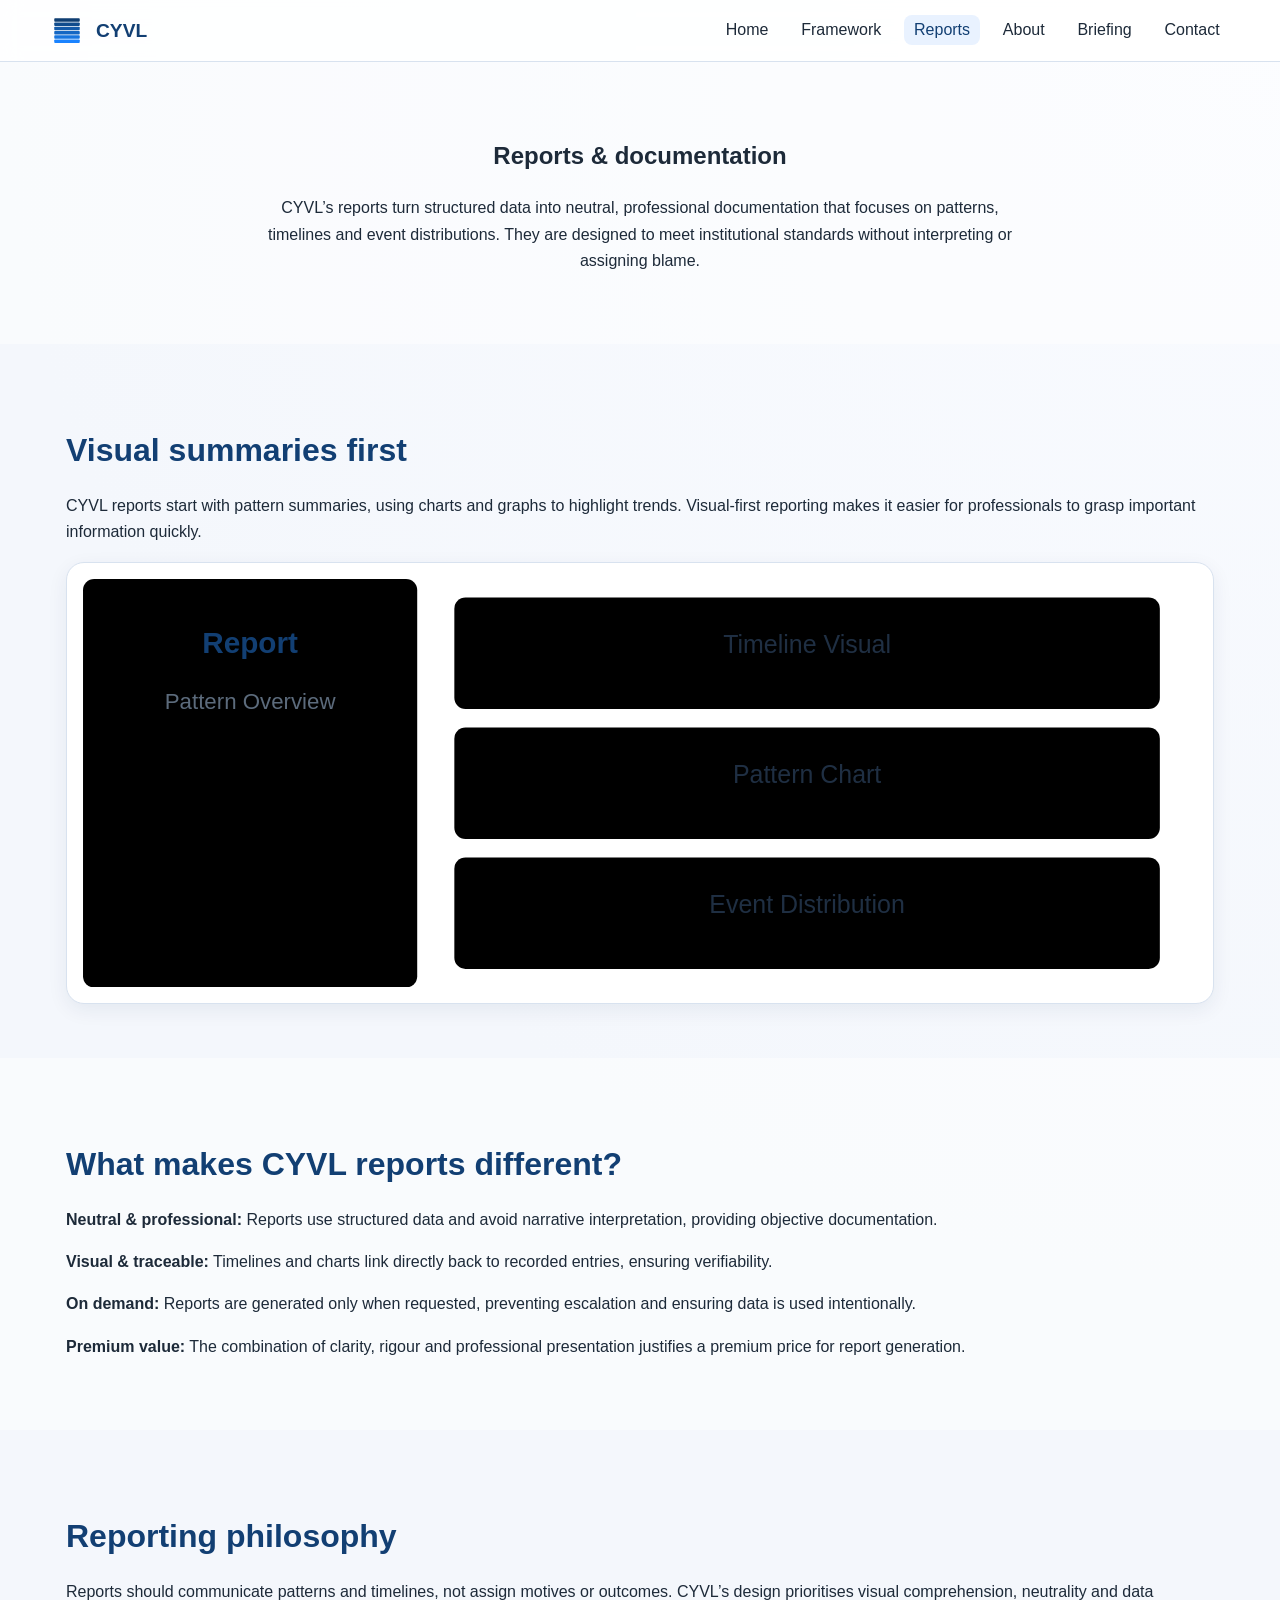
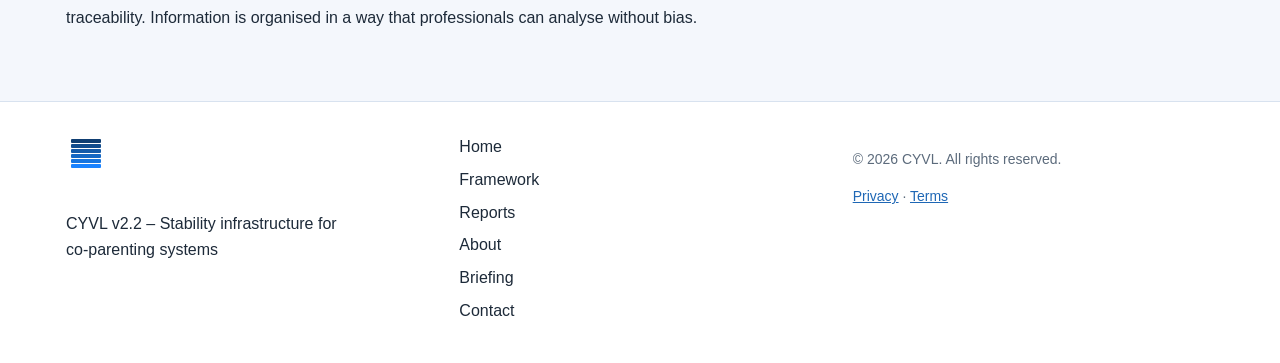
<file: website/reports.html>
<!DOCTYPE html>
<html lang="en">
  <head>
    <meta charset="UTF-8">
    <meta name="viewport" content="width=device-width, initial-scale=1.0">
    <title>CYVL Reports – Courtroom Artifacts &amp; Visual Documentation</title>
    <meta name="description" content="Discover how CYVL generates professional, neutral reports that present patterns through graphs, timelines and event distributions. Learn why CYVL’s reports are considered courtroom‑ready artifacts and how they maintain neutrality and traceability.">
    <link rel="icon" type="image/svg+xml" href="assets/favicon.svg">
    <link rel="stylesheet" href="styles.css">
  </head>
  <body>
    <header class="site-header">
      <div class="container nav-container">
        <a href="index.html" class="brand">
          <img src="assets/logo.svg" alt="CYVL Logo" class="logo"/>
          <span class="brand-name">CYVL</span>
        </a>
        <nav class="nav">
          <ul>
            <li><a href="index.html">Home</a></li>
            <li><a href="framework.html">Framework</a></li>
            <li><a href="reports.html" class="active">Reports</a></li>
            <li><a href="about.html">About</a></li>
            <li><a href="briefing.html">Briefing</a></li>
            <li><a href="contact.html">Contact</a></li>
          </ul>
        </nav>
      </div>
    </header>
    <main>
      <section class="page-hero">
        <div class="container">
          <h1>Reports &amp; documentation</h1>
          <p>CYVL’s reports turn structured data into neutral, professional documentation that focuses on patterns, timelines and event distributions. They are designed to meet institutional standards without interpreting or assigning blame.</p>
        </div>
      </section>
      <!-- Reports concept -->
      <section class="reports-concept">
        <div class="container">
          <h2>Visual summaries first</h2>
          <p>CYVL reports start with pattern summaries, using charts and graphs to highlight trends. Visual-first reporting makes it easier for professionals to grasp important information quickly.</p>
          <div class="report-preview">
            <svg viewBox="0 0 600 220" class="report-svg" aria-labelledby="reportPageTitle">
              <title id="reportPageTitle">Report visual sample</title>
              <rect x="0" y="0" width="180" height="220" rx="6" class="report-cover"/>
              <text x="90" y="40" text-anchor="middle" class="report-title">Report</text>
              <text x="90" y="70" text-anchor="middle" class="report-subtitle">Pattern Overview</text>
              <rect x="200" y="10" width="380" height="60" rx="6" class="report-panel"/>
              <text x="390" y="40" text-anchor="middle">Timeline Visual</text>
              <rect x="200" y="80" width="380" height="60" rx="6" class="report-panel"/>
              <text x="390" y="110" text-anchor="middle">Pattern Chart</text>
              <rect x="200" y="150" width="380" height="60" rx="6" class="report-panel"/>
              <text x="390" y="180" text-anchor="middle">Event Distribution</text>
            </svg>
          </div>
        </div>
      </section>
      <!-- Reports details -->
      <section class="reports-details">
        <div class="container">
          <h2>What makes CYVL reports different?</h2>
          <ul class="report-features">
            <li><strong>Neutral &amp; professional:</strong> Reports use structured data and avoid narrative interpretation, providing objective documentation.</li>
            <li><strong>Visual &amp; traceable:</strong> Timelines and charts link directly back to recorded entries, ensuring verifiability.</li>
            <li><strong>On demand:</strong> Reports are generated only when requested, preventing escalation and ensuring data is used intentionally.</li>
            <li><strong>Premium value:</strong> The combination of clarity, rigour and professional presentation justifies a premium price for report generation.</li>
          </ul>
        </div>
      </section>
      <!-- Report philosophy -->
      <section class="report-philosophy">
        <div class="container">
          <h2>Reporting philosophy</h2>
          <p>Reports should communicate patterns and timelines, not assign motives or outcomes. CYVL’s design prioritises visual comprehension, neutrality and data traceability. Information is organised in a way that professionals can analyse without bias.</p>
        </div>
      </section>
    </main>
    <footer class="site-footer">
      <div class="container footer-content">
        <div class="footer-brand">
          <img src="assets/logo.svg" alt="CYVL logo" class="footer-logo"/>
          <p>CYVL v2.2 – Stability infrastructure for co‑parenting systems</p>
        </div>
        <nav class="footer-nav">
          <ul>
            <li><a href="index.html">Home</a></li>
            <li><a href="framework.html">Framework</a></li>
            <li><a href="reports.html" class="active">Reports</a></li>
            <li><a href="about.html">About</a></li>
            <li><a href="briefing.html">Briefing</a></li>
            <li><a href="contact.html">Contact</a></li>
          </ul>
        </nav>
        <div class="footer-info">
          <p>© <span id="year">2026</span> CYVL. All rights reserved.</p>
          <p><a href="legal/privacy.html">Privacy</a> · <a href="legal/terms.html">Terms</a></p>
        </div>
      </div>
    </footer>
    <script src="script.js"></script>
  </body>
</html>
</file>
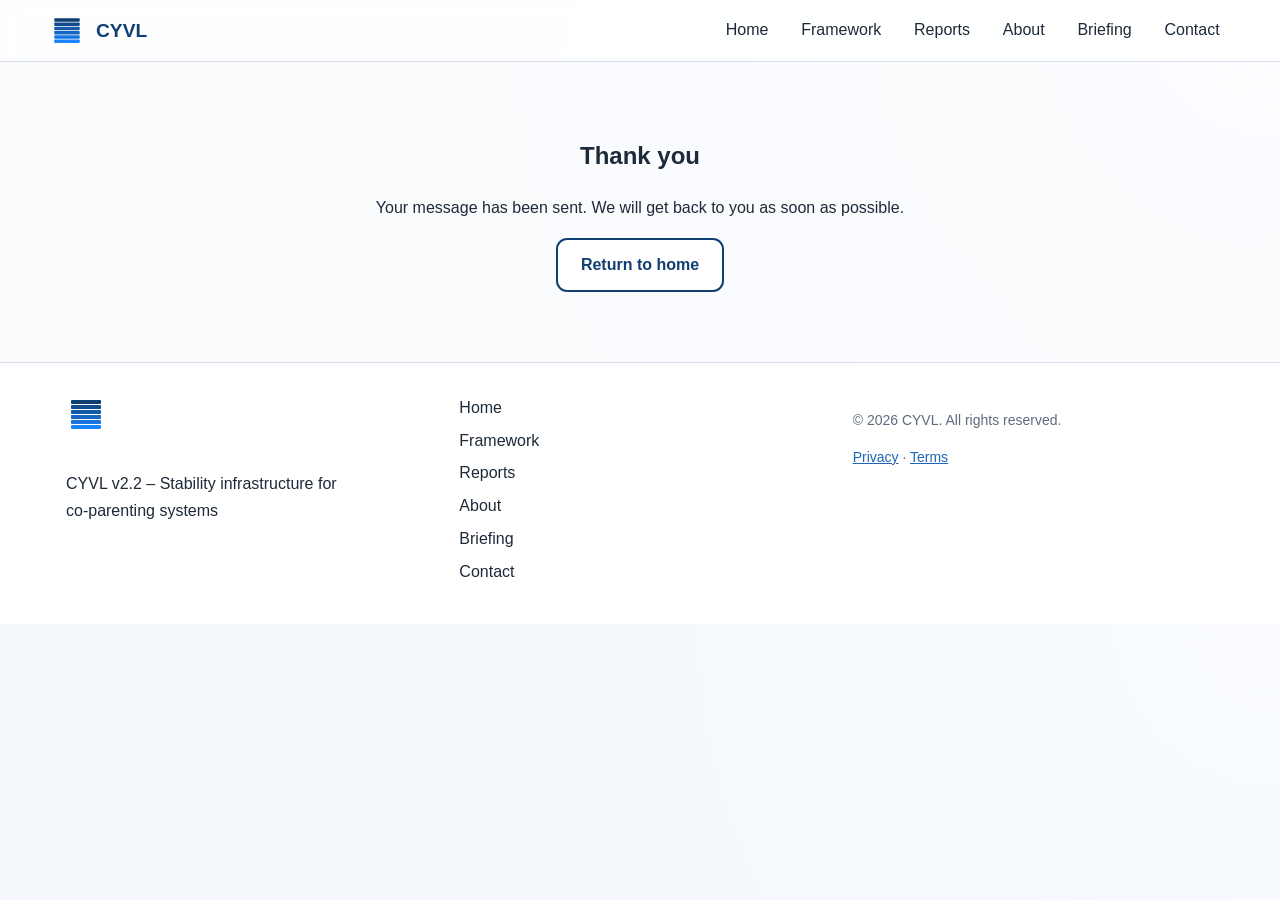
<file: website/thank-you.html>
<!DOCTYPE html>
<html lang="en">
  <head>
    <meta charset="UTF-8">
    <meta name="viewport" content="width=device-width, initial-scale=1.0">
    <title>Thank You – CYVL</title>
    <link rel="icon" type="image/svg+xml" href="assets/favicon.svg">
    <link rel="stylesheet" href="styles.css">
  </head>
  <body>
    <header class="site-header">
      <div class="container nav-container">
        <a href="index.html" class="brand">
          <img src="assets/logo.svg" alt="CYVL Logo" class="logo"/>
          <span class="brand-name">CYVL</span>
        </a>
        <nav class="nav">
          <ul>
            <li><a href="index.html">Home</a></li>
            <li><a href="framework.html">Framework</a></li>
            <li><a href="reports.html">Reports</a></li>
            <li><a href="about.html">About</a></li>
            <li><a href="briefing.html">Briefing</a></li>
            <li><a href="contact.html">Contact</a></li>
          </ul>
        </nav>
      </div>
    </header>
    <main>
      <section class="page-hero">
        <div class="container">
          <h1>Thank you</h1>
          <p>Your message has been sent. We will get back to you as soon as possible.</p>
          <p><a href="index.html" class="btn secondary">Return to home</a></p>
        </div>
      </section>
    </main>
    <footer class="site-footer">
      <div class="container footer-content">
        <div class="footer-brand">
          <img src="assets/logo.svg" alt="CYVL logo" class="footer-logo"/>
          <p>CYVL v2.2 – Stability infrastructure for co‑parenting systems</p>
        </div>
        <nav class="footer-nav">
          <ul>
            <li><a href="index.html">Home</a></li>
            <li><a href="framework.html">Framework</a></li>
            <li><a href="reports.html">Reports</a></li>
            <li><a href="about.html">About</a></li>
            <li><a href="briefing.html">Briefing</a></li>
            <li><a href="contact.html">Contact</a></li>
          </ul>
        </nav>
        <div class="footer-info">
          <p>© <span id="year">2026</span> CYVL. All rights reserved.</p>
          <p><a href="legal/privacy.html">Privacy</a> · <a href="legal/terms.html">Terms</a></p>
        </div>
      </div>
    </footer>
    <script src="script.js"></script>
  </body>
</html>
</file>
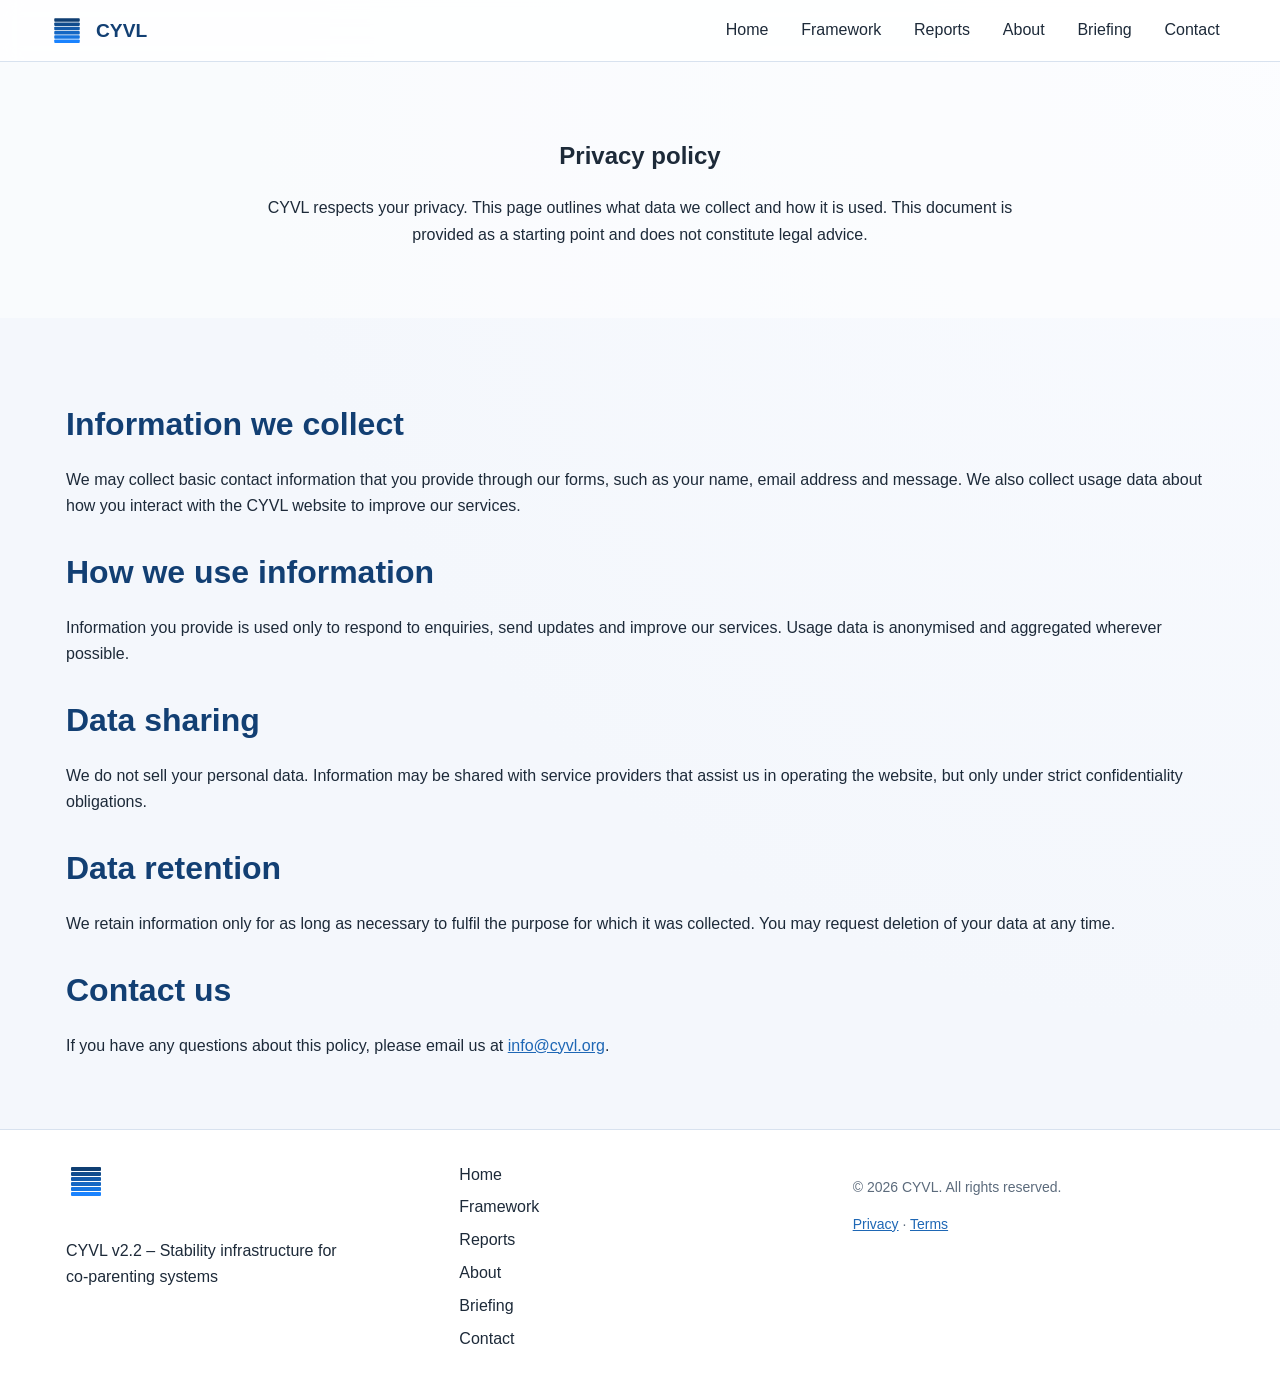
<file: website/legal/privacy.html>
<!DOCTYPE html>
<html lang="en">
  <head>
    <meta charset="UTF-8">
    <meta name="viewport" content="width=device-width, initial-scale=1.0">
    <title>Privacy Policy – CYVL</title>
    <meta name="description" content="Review CYVL’s privacy policy to learn how we handle your information, what data we collect and how we use it.">
    <link rel="icon" type="image/svg+xml" href="../assets/favicon.svg">
    <link rel="stylesheet" href="../styles.css">
  </head>
  <body>
    <header class="site-header">
      <div class="container nav-container">
        <a href="../index.html" class="brand">
          <img src="../assets/logo.svg" alt="CYVL Logo" class="logo"/>
          <span class="brand-name">CYVL</span>
        </a>
        <nav class="nav">
          <ul>
            <li><a href="../index.html">Home</a></li>
            <li><a href="../framework.html">Framework</a></li>
            <li><a href="../reports.html">Reports</a></li>
            <li><a href="../about.html">About</a></li>
            <li><a href="../briefing.html">Briefing</a></li>
            <li><a href="../contact.html">Contact</a></li>
          </ul>
        </nav>
      </div>
    </header>
    <main>
      <section class="page-hero">
        <div class="container">
          <h1>Privacy policy</h1>
          <p>CYVL respects your privacy. This page outlines what data we collect and how it is used. This document is provided as a starting point and does not constitute legal advice.</p>
        </div>
      </section>
      <section class="legal-content">
        <div class="container">
          <h2>Information we collect</h2>
          <p>We may collect basic contact information that you provide through our forms, such as your name, email address and message. We also collect usage data about how you interact with the CYVL website to improve our services.</p>
          <h2>How we use information</h2>
          <p>Information you provide is used only to respond to enquiries, send updates and improve our services. Usage data is anonymised and aggregated wherever possible.</p>
          <h2>Data sharing</h2>
          <p>We do not sell your personal data. Information may be shared with service providers that assist us in operating the website, but only under strict confidentiality obligations.</p>
          <h2>Data retention</h2>
          <p>We retain information only for as long as necessary to fulfil the purpose for which it was collected. You may request deletion of your data at any time.</p>
          <h2>Contact us</h2>
          <p>If you have any questions about this policy, please email us at <a href="mailto:info@cyvl.org">info@cyvl.org</a>.</p>
        </div>
      </section>
    </main>
    <footer class="site-footer">
      <div class="container footer-content">
        <div class="footer-brand">
          <img src="../assets/logo.svg" alt="CYVL logo" class="footer-logo"/>
          <p>CYVL v2.2 – Stability infrastructure for co‑parenting systems</p>
        </div>
        <nav class="footer-nav">
          <ul>
            <li><a href="../index.html">Home</a></li>
            <li><a href="../framework.html">Framework</a></li>
            <li><a href="../reports.html">Reports</a></li>
            <li><a href="../about.html">About</a></li>
            <li><a href="../briefing.html">Briefing</a></li>
            <li><a href="../contact.html">Contact</a></li>
          </ul>
        </nav>
        <div class="footer-info">
          <p>© <span id="year">2026</span> CYVL. All rights reserved.</p>
          <p><a href="privacy.html">Privacy</a> · <a href="terms.html">Terms</a></p>
        </div>
      </div>
    </footer>
    <script src="../script.js"></script>
  </body>
</html>
</file>
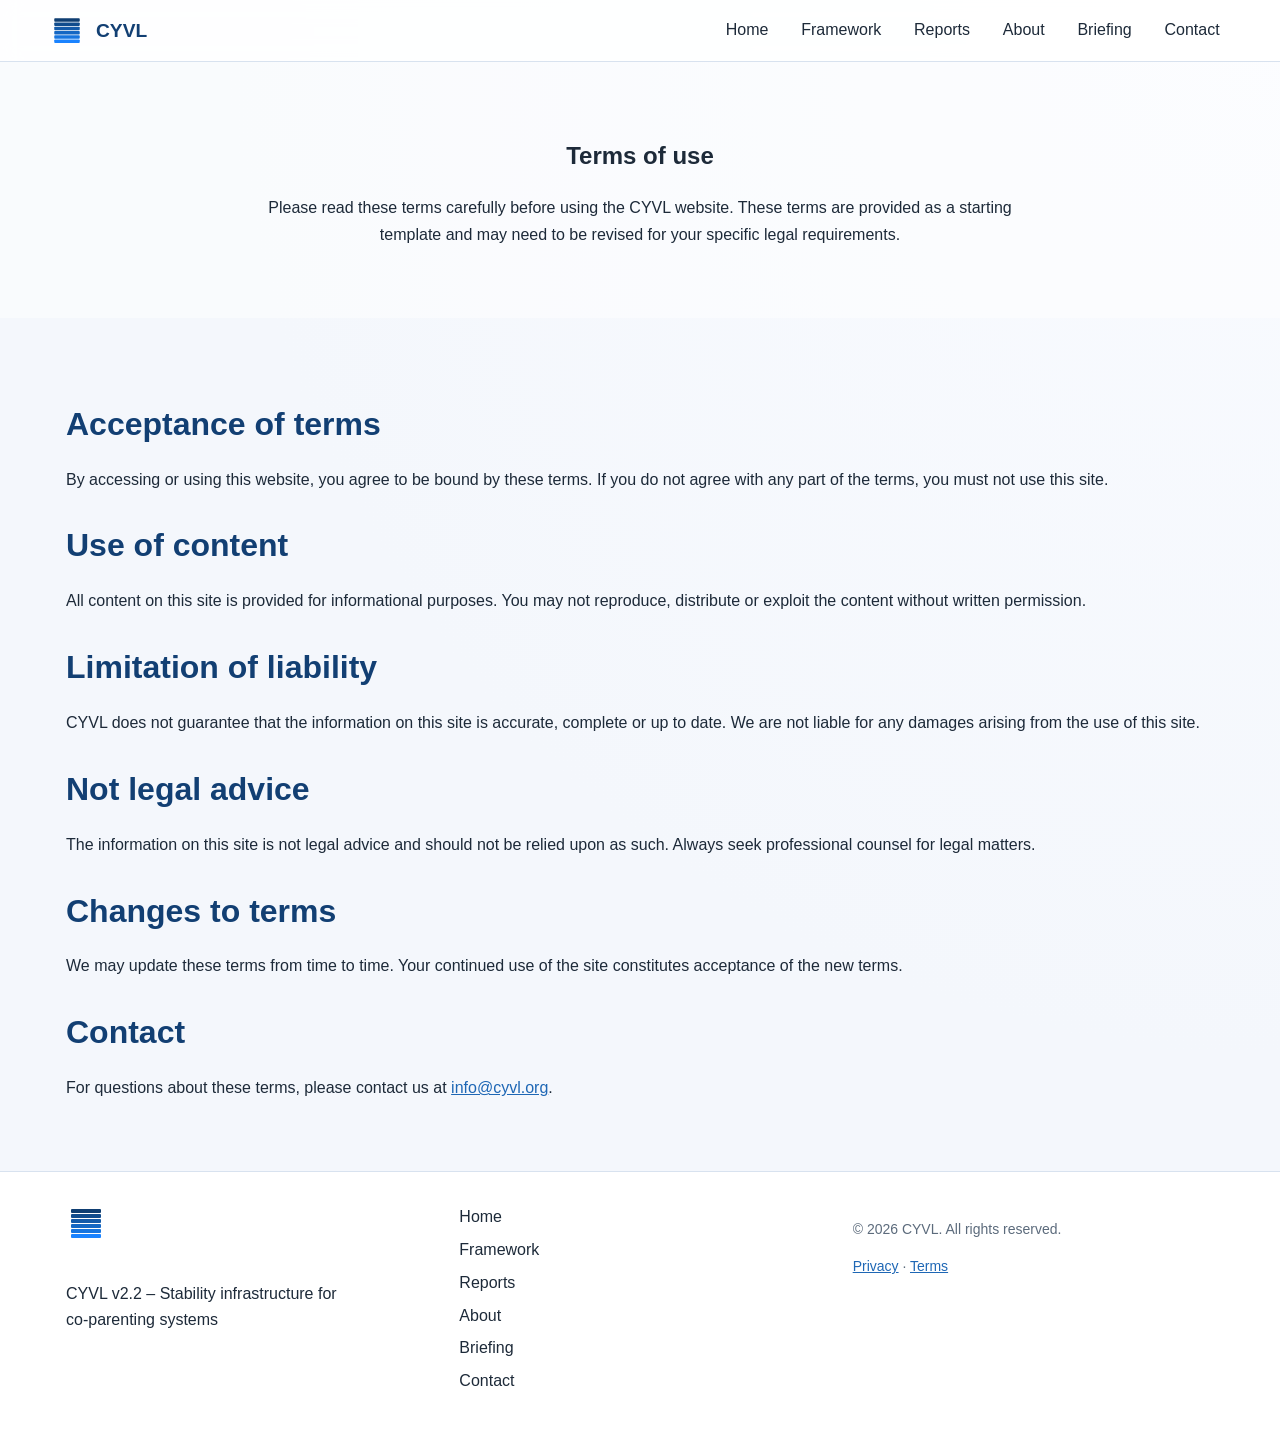
<file: website/legal/terms.html>
<!DOCTYPE html>
<html lang="en">
  <head>
    <meta charset="UTF-8">
    <meta name="viewport" content="width=device-width, initial-scale=1.0">
    <title>Terms of Use – CYVL</title>
    <meta name="description" content="Read CYVL’s terms of use. Understand the guidelines for using our website and services. These terms are a starting template and do not constitute legal advice.">
    <link rel="icon" type="image/svg+xml" href="../assets/favicon.svg">
    <link rel="stylesheet" href="../styles.css">
  </head>
  <body>
    <header class="site-header">
      <div class="container nav-container">
        <a href="../index.html" class="brand">
          <img src="../assets/logo.svg" alt="CYVL Logo" class="logo"/>
          <span class="brand-name">CYVL</span>
        </a>
        <nav class="nav">
          <ul>
            <li><a href="../index.html">Home</a></li>
            <li><a href="../framework.html">Framework</a></li>
            <li><a href="../reports.html">Reports</a></li>
            <li><a href="../about.html">About</a></li>
            <li><a href="../briefing.html">Briefing</a></li>
            <li><a href="../contact.html">Contact</a></li>
          </ul>
        </nav>
      </div>
    </header>
    <main>
      <section class="page-hero">
        <div class="container">
          <h1>Terms of use</h1>
          <p>Please read these terms carefully before using the CYVL website. These terms are provided as a starting template and may need to be revised for your specific legal requirements.</p>
        </div>
      </section>
      <section class="legal-content">
        <div class="container">
          <h2>Acceptance of terms</h2>
          <p>By accessing or using this website, you agree to be bound by these terms. If you do not agree with any part of the terms, you must not use this site.</p>
          <h2>Use of content</h2>
          <p>All content on this site is provided for informational purposes. You may not reproduce, distribute or exploit the content without written permission.</p>
          <h2>Limitation of liability</h2>
          <p>CYVL does not guarantee that the information on this site is accurate, complete or up to date. We are not liable for any damages arising from the use of this site.</p>
          <h2>Not legal advice</h2>
          <p>The information on this site is not legal advice and should not be relied upon as such. Always seek professional counsel for legal matters.</p>
          <h2>Changes to terms</h2>
          <p>We may update these terms from time to time. Your continued use of the site constitutes acceptance of the new terms.</p>
          <h2>Contact</h2>
          <p>For questions about these terms, please contact us at <a href="mailto:info@cyvl.org">info@cyvl.org</a>.</p>
        </div>
      </section>
    </main>
    <footer class="site-footer">
      <div class="container footer-content">
        <div class="footer-brand">
          <img src="../assets/logo.svg" alt="CYVL logo" class="footer-logo"/>
          <p>CYVL v2.2 – Stability infrastructure for co‑parenting systems</p>
        </div>
        <nav class="footer-nav">
          <ul>
            <li><a href="../index.html">Home</a></li>
            <li><a href="../framework.html">Framework</a></li>
            <li><a href="../reports.html">Reports</a></li>
            <li><a href="../about.html">About</a></li>
            <li><a href="../briefing.html">Briefing</a></li>
            <li><a href="../contact.html">Contact</a></li>
          </ul>
        </nav>
        <div class="footer-info">
          <p>© <span id="year">2026</span> CYVL. All rights reserved.</p>
          <p><a href="privacy.html">Privacy</a> · <a href="terms.html">Terms</a></p>
        </div>
      </div>
    </footer>
    <script src="../script.js"></script>
  </body>
</html>
</file>
<file: website/styles.css>
/* CYVL Stylesheet */

:root {
  --color-bg: #f4f7fc;
  --color-surface: #ffffff;
  --color-surface-alt: #eef3fb;
  --color-primary: #123f73;
  --color-secondary: #1e67b5;
  --color-accent: #2189ff;
  --color-text: #1d2a39;
  --color-muted: #5c6b7c;
  --color-border: #d8e2ef;
  --color-success: #1f7a55;
  --shadow-sm: 0 6px 20px rgba(16, 49, 85, 0.07);
  --shadow-md: 0 14px 32px rgba(12, 39, 70, 0.11);
  --font-family-base: Inter, -apple-system, BlinkMacSystemFont, "Segoe UI", Roboto, "Helvetica Neue", Arial, sans-serif;
  --font-size-base: 16px;
  --line-height-base: 1.65;
  --max-width: 1180px;
  --radius-md: 12px;
  --radius-lg: 18px;
  --spacing-xs: 0.4rem;
  --spacing-sm: 0.75rem;
  --spacing-md: 1rem;
  --spacing-lg: 2rem;
  --spacing-xl: 4rem;
}

* {
  box-sizing: border-box;
}

html,
body {
  margin: 0;
  padding: 0;
  background: radial-gradient(circle at top right, #f9fbff 0%, var(--color-bg) 55%);
  color: var(--color-text);
  font-family: var(--font-family-base);
  font-size: var(--font-size-base);
  line-height: var(--line-height-base);
}

a {
  color: var(--color-secondary);
}

a:focus-visible,
button:focus-visible,
summary:focus-visible,
input:focus-visible,
textarea:focus-visible {
  outline: 3px solid rgba(33, 137, 255, 0.45);
  outline-offset: 2px;
}

img {
  max-width: 100%;
  height: auto;
}

.container {
  width: 100%;
  max-width: var(--max-width);
  margin: 0 auto;
  padding: 0 var(--spacing-md);
}

/* Header */
.site-header {
  background: rgba(255, 255, 255, 0.88);
  backdrop-filter: blur(10px);
  border-bottom: 1px solid var(--color-border);
  position: sticky;
  top: 0;
  width: 100%;
  z-index: 100;
}

.nav-container {
  display: flex;
  align-items: center;
  justify-content: space-between;
  padding: 0.85rem 0;
  gap: var(--spacing-md);
}

.brand {
  display: flex;
  align-items: center;
  text-decoration: none;
  color: var(--color-primary);
  font-weight: 700;
  font-size: 1.2rem;
}

.brand .logo {
  width: 34px;
  height: 34px;
  margin-right: var(--spacing-sm);
}

.menu-toggle {
  display: none;
  border: 1px solid var(--color-border);
  background: var(--color-surface);
  color: var(--color-primary);
  padding: 0.4rem 0.7rem;
  border-radius: 9px;
  font-weight: 600;
}

.nav ul {
  list-style: none;
  margin: 0;
  padding: 0;
  display: flex;
  gap: var(--spacing-sm);
  align-items: center;
  flex-wrap: wrap;
}

.nav li a {
  text-decoration: none;
  color: var(--color-text);
  font-weight: 500;
  padding: 0.4rem 0.65rem;
  border-radius: 8px;
  transition: background-color 0.2s ease, color 0.2s ease;
}

.nav li a.active,
.nav li a:hover {
  color: var(--color-primary);
  background: #e9f2ff;
}

/* Hero */
.hero {
  padding: 5.2rem 0 4.4rem;
  text-align: center;
}

.hero-content {
  max-width: 900px;
}

.hero-content h1 {
  font-size: clamp(2rem, 4.8vw, 3.45rem);
  line-height: 1.15;
  margin-bottom: var(--spacing-md);
  color: var(--color-primary);
}

.hero-content p {
  font-size: 1.13rem;
  color: var(--color-muted);
  margin: 0 auto var(--spacing-lg);
  max-width: 760px;
}

.badge {
  display: inline-flex;
  align-items: center;
  gap: 0.45rem;
  background: #eaf3ff;
  border: 1px solid #c9defa;
  color: var(--color-primary);
  border-radius: 999px;
  padding: 0.42rem 0.8rem;
  font-size: 0.85rem;
  font-weight: 600;
  margin-bottom: 1rem;
}

.btn {
  display: inline-block;
  padding: 0.76rem 1.45rem;
  border-radius: 11px;
  text-decoration: none;
  font-weight: 600;
  border: 2px solid transparent;
  transition: transform 0.2s ease, box-shadow 0.2s ease, background-color 0.2s ease, color 0.2s ease;
}

.btn:hover {
  transform: translateY(-1px);
  box-shadow: var(--shadow-sm);
}

.btn.primary {
  background: linear-gradient(135deg, var(--color-primary), #0f549d);
  color: #ffffff;
}

.btn.primary:hover {
  background: linear-gradient(135deg, #0d3765, #0d4b8d);
}

.btn.secondary {
  border-color: var(--color-primary);
  color: var(--color-primary);
  background: var(--color-surface);
}

.btn.secondary:hover {
  background: #edf4ff;
}

.cta-wrapper {
  display: flex;
  justify-content: center;
  gap: var(--spacing-md);
  flex-wrap: wrap;
}

.metric-strip {
  margin-top: 2rem;
  display: grid;
  grid-template-columns: repeat(3, minmax(180px, 1fr));
  gap: var(--spacing-md);
}

.metric {
  background: var(--color-surface);
  border: 1px solid var(--color-border);
  border-radius: var(--radius-md);
  padding: 1rem;
  text-align: left;
  box-shadow: var(--shadow-sm);
}

.metric strong {
  display: block;
  font-size: 1.35rem;
  color: var(--color-primary);
}

.metric span {
  color: var(--color-muted);
  font-size: 0.95rem;
}

/* Sections */
section {
  padding: 3.35rem 0;
}

section:nth-child(odd):not(.hero) {
  background: rgba(255, 255, 255, 0.5);
}

h2 {
  font-size: clamp(1.45rem, 2.6vw, 2rem);
  margin-bottom: var(--spacing-md);
  color: var(--color-primary);
}

h3 {
  font-size: 1.25rem;
  margin-top: var(--spacing-md);
  color: var(--color-primary);
}

.problem p,
.framework-intro p,
.how-it-works p,
.reports-moat p,
.audience p,
.trust p,
.page-hero p {
  max-width: 780px;
  margin: 0 auto var(--spacing-md);
  color: var(--color-text);
}

.page-hero {
  text-align: center;
}

.diagram-container,
.pipeline-diagram,
.report-preview {
  display: flex;
  justify-content: center;
  margin-top: var(--spacing-md);
  background: var(--color-surface);
  border: 1px solid var(--color-border);
  border-radius: var(--radius-lg);
  padding: 1rem;
  box-shadow: var(--shadow-sm);
  overflow-x: auto;
}

.stack-diagram {
  min-width: 390px;
}

.layer,
.pipeline-svg .pipeline-box,
.report-svg .report-cover,
.report-svg .report-panel {
  transition: fill 0.2s ease;
}

.layer { fill: #eff3fa; stroke: #ccd7e6; stroke-width: 1; }
.layer6 { fill: #c3d4f2; }
.layer5 { fill: #d2e0f5; }
.layer4 { fill: #dfe9f8; }
.layer3 { fill: #e7f0fa; }
.layer2 { fill: #eef5fd; }
.layer1 { fill: #f4f9ff; }

.pipeline-svg .pipeline-box {
  fill: #edf3fd;
  stroke: #ccdaee;
  stroke-width: 1;
}

.pipeline-svg .arrow {
  stroke: var(--color-primary);
  stroke-width: 2;
  fill: none;
}

.pipeline-svg text,
.stack-diagram text,
.report-svg text {
  fill: #1f2f43;
  font-size: 0.84rem;
}

.report-svg .report-title {
  fill: var(--color-primary);
  font-size: 1rem;
  font-weight: 600;
}

.report-svg .report-subtitle {
  fill: var(--color-muted);
  font-size: 0.75rem;
}

.audience-grid,
.resource-grid {
  display: grid;
  grid-template-columns: repeat(auto-fit, minmax(260px, 1fr));
  gap: var(--spacing-lg);
  margin-top: var(--spacing-md);
}

.audience-item,
.resource-card {
  background: var(--color-surface);
  padding: 1.1rem;
  border-radius: var(--radius-md);
  border: 1px solid var(--color-border);
  box-shadow: var(--shadow-sm);
}

.audience-item h2 {
  margin-top: 0;
}

.resource-card p {
  color: var(--color-muted);
}

.resource-card a {
  font-weight: 600;
  text-decoration: none;
}

.timeline {
  list-style: none;
  margin: 0;
  padding: 0;
  border-left: 3px solid #cfe0f8;
  max-width: 790px;
  margin-inline: auto;
}

.timeline li {
  margin: 0 0 1rem 0;
  padding: 0.4rem 0 0.4rem 1rem;
  position: relative;
}

.timeline li::before {
  content: "";
  width: 11px;
  height: 11px;
  border-radius: 50%;
  background: var(--color-accent);
  position: absolute;
  left: -7px;
  top: 0.8rem;
}

.timeline strong {
  color: var(--color-primary);
}

.faq-list {
  max-width: 820px;
  margin: 0 auto;
  display: grid;
  gap: 0.7rem;
}

.faq-item {
  background: var(--color-surface);
  border: 1px solid var(--color-border);
  border-radius: var(--radius-md);
  box-shadow: var(--shadow-sm);
  overflow: hidden;
}

.faq-item summary {
  cursor: pointer;
  list-style: none;
  padding: 0.95rem 1rem;
  font-weight: 600;
  color: var(--color-primary);
}

.faq-item summary::-webkit-details-marker {
  display: none;
}

.faq-item p {
  margin: 0;
  padding: 0 1rem 1rem;
  color: var(--color-muted);
}

.site-footer {
  background: var(--color-surface);
  border-top: 1px solid var(--color-border);
  padding: var(--spacing-lg) 0;
}

.footer-content {
  display: grid;
  grid-template-columns: repeat(auto-fit, minmax(220px, 1fr));
  gap: var(--spacing-lg);
  align-items: flex-start;
}

.footer-logo {
  width: 40px;
  margin-bottom: var(--spacing-sm);
}

.footer-nav ul {
  list-style: none;
  padding: 0;
  margin: 0;
}

.footer-nav li a {
  text-decoration: none;
  color: var(--color-text);
  display: block;
  margin-bottom: var(--spacing-xs);
}

.footer-nav li a:hover {
  color: var(--color-primary);
}

.footer-info {
  font-size: 0.875rem;
  color: var(--color-muted);
}

.contact-form {
  display: flex;
  flex-direction: column;
  gap: 0.7rem;
  max-width: 620px;
  background: var(--color-surface);
  border: 1px solid var(--color-border);
  border-radius: var(--radius-md);
  box-shadow: var(--shadow-sm);
  padding: 1rem;
}

.contact-form input,
.contact-form textarea {
  padding: 0.58rem;
  border-radius: 8px;
  border: 1px solid #c8d7ea;
  font-family: var(--font-family-base);
  font-size: 1rem;
}

.contact-form button {
  align-self: flex-start;
}

.layer-details .layer-item {
  margin-bottom: var(--spacing-lg);
  max-width: 760px;
}

.layer-details .layer-item h3 {
  margin-top: 0;
}

.report-features,
.principle-list {
  list-style: none;
  padding: 0;
  margin: 0;
}

.report-features li,
.principle-list li {
  margin-bottom: var(--spacing-md);
}

.legal-content {
  color: var(--color-text);
}

.reveal {
  opacity: 0;
  transform: translateY(12px);
  transition: opacity 0.55s ease, transform 0.55s ease;
}

.reveal.visible {
  opacity: 1;
  transform: translateY(0);
}

@media (max-width: 860px) {
  .menu-toggle {
    display: inline-flex;
  }

  .nav {
    width: 100%;
    display: none;
    padding-bottom: 0.5rem;
  }

  .site-header.open .nav {
    display: block;
  }

  .nav-container {
    flex-wrap: wrap;
  }

  .nav ul {
    flex-direction: column;
    align-items: flex-start;
    gap: 0.2rem;
  }

  .nav li a {
    width: 100%;
    display: inline-block;
  }

  .metric-strip {
    grid-template-columns: 1fr;
  }
}

@media (max-width: 768px) {
  .hero {
    padding-top: 4.3rem;
  }

  .container {
    padding: 0 var(--spacing-sm);
  }

  .pipeline-svg,
  .report-svg {
    min-width: 560px;
  }

  .footer-content,
  .audience-grid {
    grid-template-columns: 1fr;
  }
}
</file>
